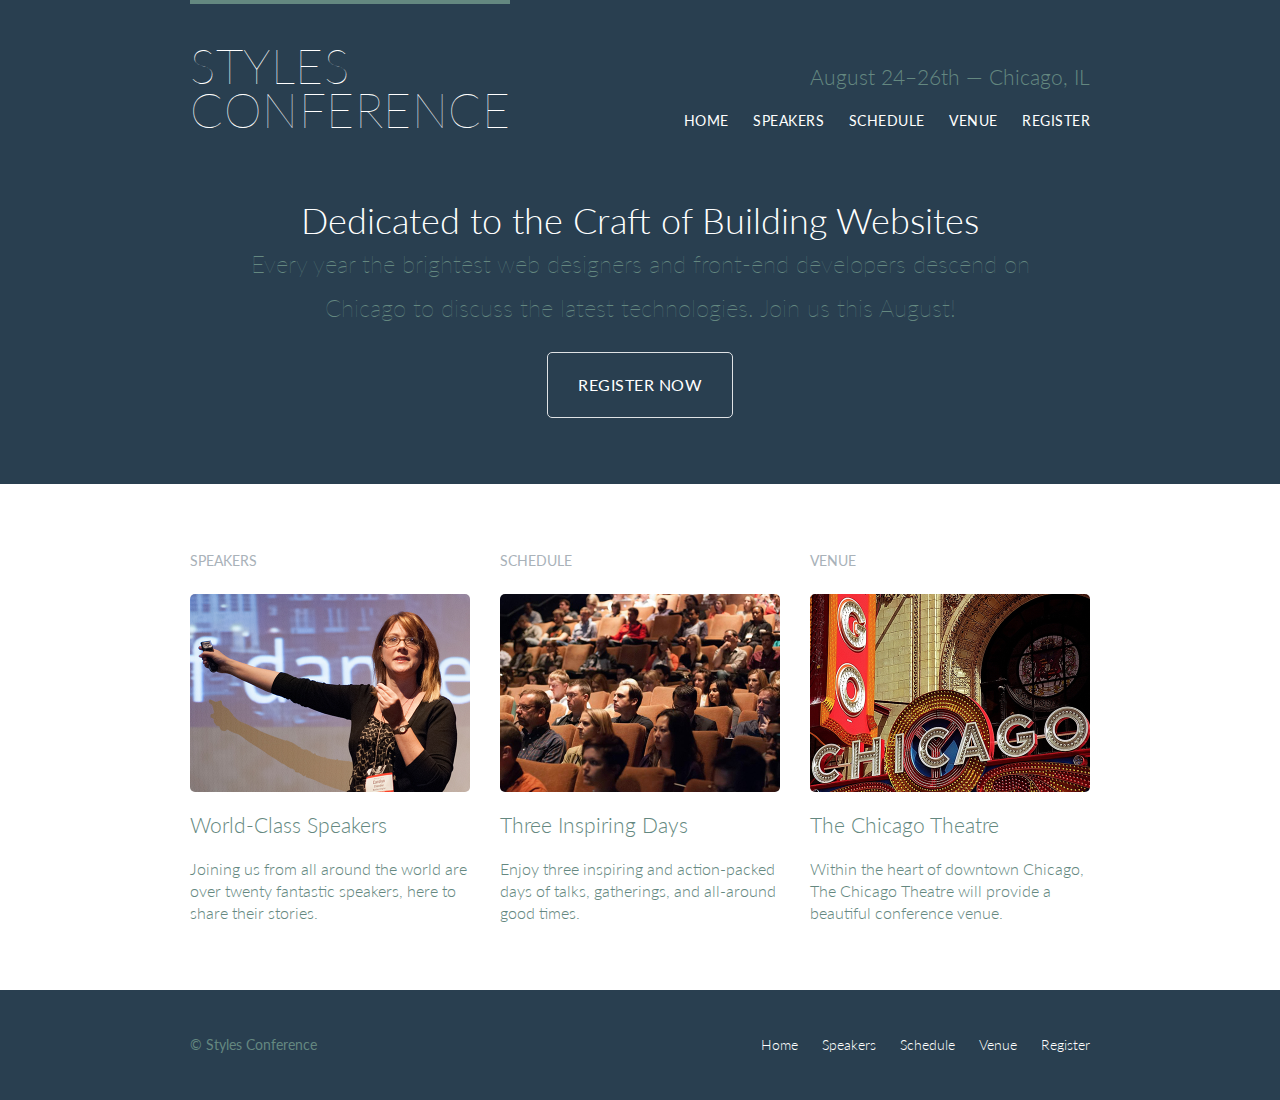
<file: index.html>
<!DOCTYPE html>
<html lang="en">

<head>
  <meta charset="utf-8">
  <title>Styles Conference</title>
  <link rel="stylesheet" href="assets/stylesheets/main.css">
  <link rel="stylesheet" href="http://fonts.googleapis.com/css?family=Lato:100,300,400">
</head>

<body>
  <header class="primary-header container group">
    <h1 class="logo">
      <a href="index.html">Styles
        <br> Conference</a>
    </h1>
    <h3 class="tagline">August 24&ndash;26th &mdash; Chicago, IL</h3>
    <nav class="nav primary-nav">
      <ul>
        <li>
          <a href="index.html">Home</a>
        </li>
        <!--
              -->
        <li>
          <a href="speakers.html">Speakers</a>
        </li>
        <!--
              -->
        <li>
          <a href="schedule.html">Schedule</a>
        </li>
        <!--
              -->
        <li>
          <a href="venue.html">Venue</a>
        </li>
        <!--
              -->
        <li>
          <a href="register.html">Register</a>
        </li>
      </ul>
    </nav>
  </header>

  <section class="hero container">
    <h2>Dedicated to the Craft of Building Websites</h2>
    <p>Every year the brightest web designers and front-end developers descend on Chicago to discuss the
      latest technologies. Join us this August!</p>
    <a href="register.html" class="btn btn-alt">Register Now</a>
  </section>

  <section class="row">
    <div class="grid">
      <!-- Speakers -->
      <section class="teaser col-1-3">
        <h5>Speakers</h5>
        <a href="speakers.html">
          <img src="assets/images/home/speakers.jpg" alt="Professional Speaker">
          <h3>World-Class Speakers</h3>
        </a>
        <p>Joining us from all around the world are over twenty fantastic speakers, here to share their stories.
        </p>
      </section><!--

        Schedule

      --><section class="teaser col-1-3">
        <h5>Schedule</h5>
        <a href="schedule.html">
          <img src="assets/images/home/schedule.jpg" alt="Schedule">
          <h3>Three Inspiring Days</h3>
        </a>
        <p>Enjoy three inspiring and action-packed days of talks, gatherings, and all-around good times.</p>
      </section><!--

    Venue

    --><section class="teaser col-1-3">
        <h5>Venue</h5>
        <a href="venue.html">
          <img src="assets/images/home/venue.jpg" alt="Chicago Theatre">
          <h3>The Chicago Theatre</h3>
        </a>
        <p>Within the heart of downtown Chicago, The Chicago Theatre will provide a beautiful conference venue.</p>
      </section>
    </div>
  </section>

  <footer class="primary-footer container group">
    <small>&copy; Styles Conference</small>
    <nav class="nav">
      <ul>
        <li>
          <a href="index.html">Home</a>
        </li>
        <!--
              -->
        <li>
          <a href="speakers.html">Speakers</a>
        </li>
        <!--
              -->
        <li>
          <a href="schedule.html">Schedule</a>
        </li>
        <!--
              -->
        <li>
          <a href="venue.html">Venue</a>
        </li>
        <!--
              -->
        <li>
          <a href="register.html">Register</a>
        </li>
      </ul>
    </nav>
  </footer>
</body>

</html>
</file>
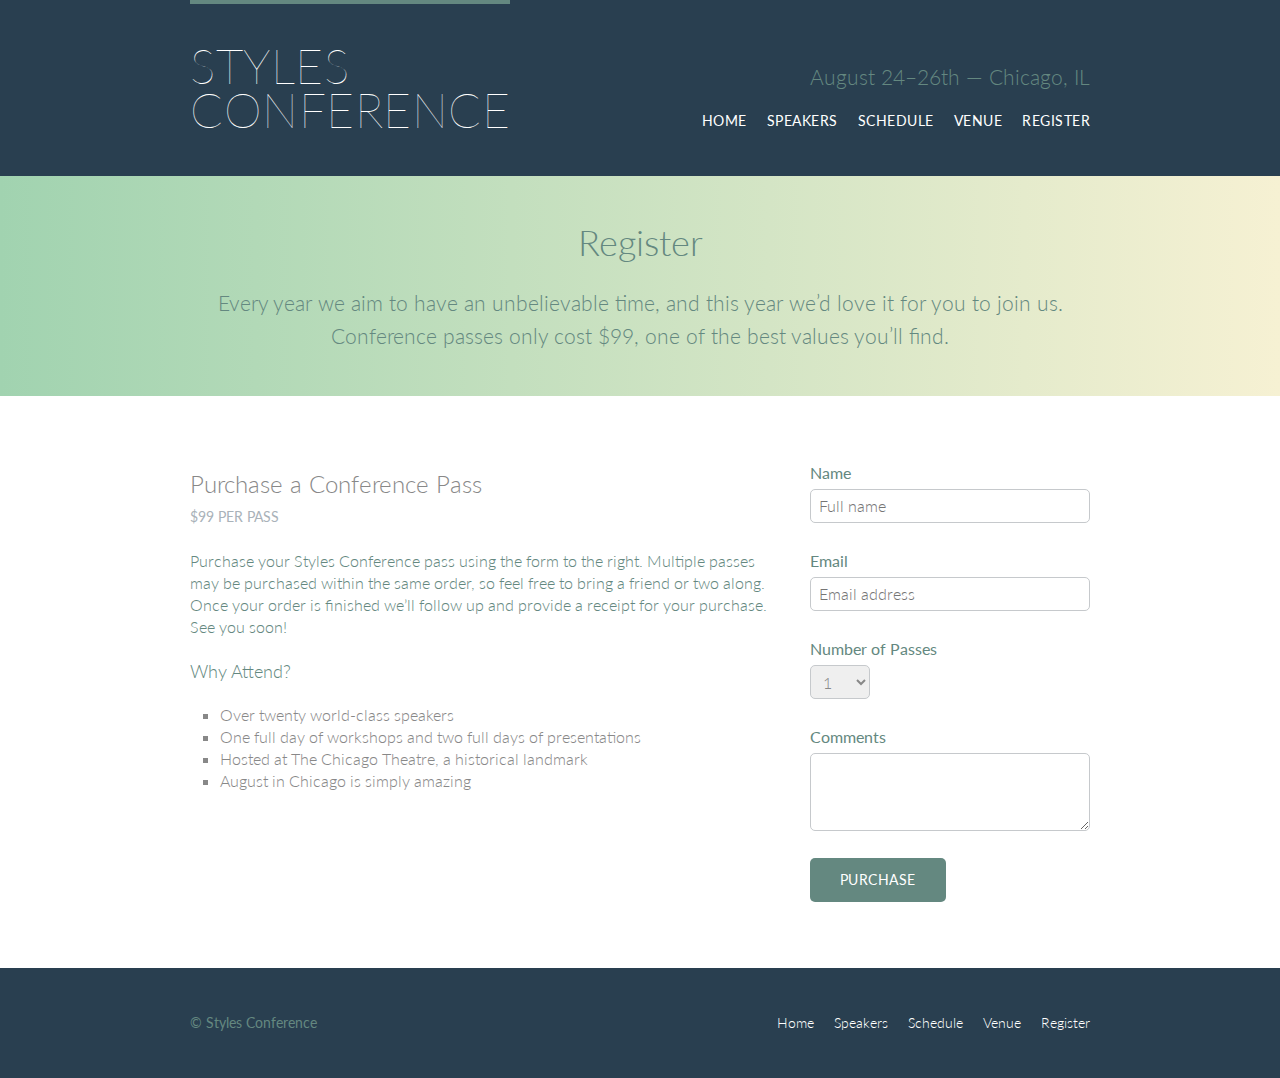
<file: register.html>
<!DOCTYPE html>
<html lang="en">

<head>
  <meta charset="utf-8">
  <title>Styles Conference</title>
  <link rel="stylesheet" href="assets/stylesheets/main.css">
  <link rel="stylesheet" href="http://fonts.googleapis.com/css?family=Lato:100,300,400">
</head>

<body>
  <header class="primary-header container group">
    <h1 class="logo">
      <a href="index.html">Styles
        <br> Conference</a>
    </h1>
    <h3 class="tagline">August 24&ndash;26th &mdash; Chicago, IL</h3>
    <nav class="nav primary-nav">
      <ul>
        <li><a href="index.html">Home</a></li><!--
        --><li><a href="speakers.html">Speakers</a></li><!--
        --><li><a href="schedule.html">Schedule</a></li><!--
        --><li><a href="venue.html">Venue</a></li><!--
        --><li><a href="register.html">Register</a>
        </li>
      </ul>
    </nav>
  </header>

  <section class="row-alt">
    <div class="lead container">

      <h1>Register</h1>
      <p>Every year we aim to have an unbelievable time, and this year we’d love it for you to join us.
      Conference passes only cost $99, one of the best values you’ll find.</p>
    </div>
  </section>

  <section class="row">
    <div class="grid">
      <section class="col-2-3">
        <h2>Purchase a Conference Pass</h2>
        <h5>$99 per Pass</h5>

        <p>Purchase your Styles Conference pass using the form to the right. Multiple passes may be purchased within
          the same order, so feel free to bring a friend or two along. Once your order is finished we&#8217;ll
          follow up and provide a receipt for your purchase. See you soon!</p>

        <h4>Why Attend?</h4>

        <ul class="why-attend">
          <li>Over twenty world-class speakers</li>
          <li>One full day of workshops and two full days of presentations</li>
          <li>Hosted at The Chicago Theatre, a historical landmark</li>
          <li>August in Chicago is simply amazing</li>
        </ul>
      </section><!--
      --><form class="col-1-3" action="#" method="post">
        <fieldset class="register-group">
          <label>
            Name
            <input type="text" name="name" placeholder="Full name" required>
          </label>

          <label>
            Email
            <input type="email" name="email" placeholder="Email address" required>
          </label>

          <label>
            Number of Passes
            <select name="quantity" required>
              <option value="1" selected>1</option>
              <option value="2">2</option>
              <option value="3">3</option>
              <option value="4">4</option>
              <option value="5">5</option>
            </select>
          </label>

          <label>
            Comments
            <textarea name="comments"></textarea>
          </label>

        </fieldset>

        <input type="submit" name="submit" class="btn btn-default" value="Purchase">
      </form>
    </div>
  </section>



  <footer class="primary-footer container group">
    <small>&copy; Styles Conference</small>
    <nav class="nav">
      <ul>
        <li><a href="index.html">Home</a></li><!--
        --><li><a href="speakers.html">Speakers</a></li><!--
        --><li><a href="schedule.html">Schedule</a></li><!--
        --><li><a href="venue.html">Venue</a></li><!--
        --><li><a href="register.html">Register</a></li>
      </ul>
    </nav>
  </footer>
</body>

</html>
</file>
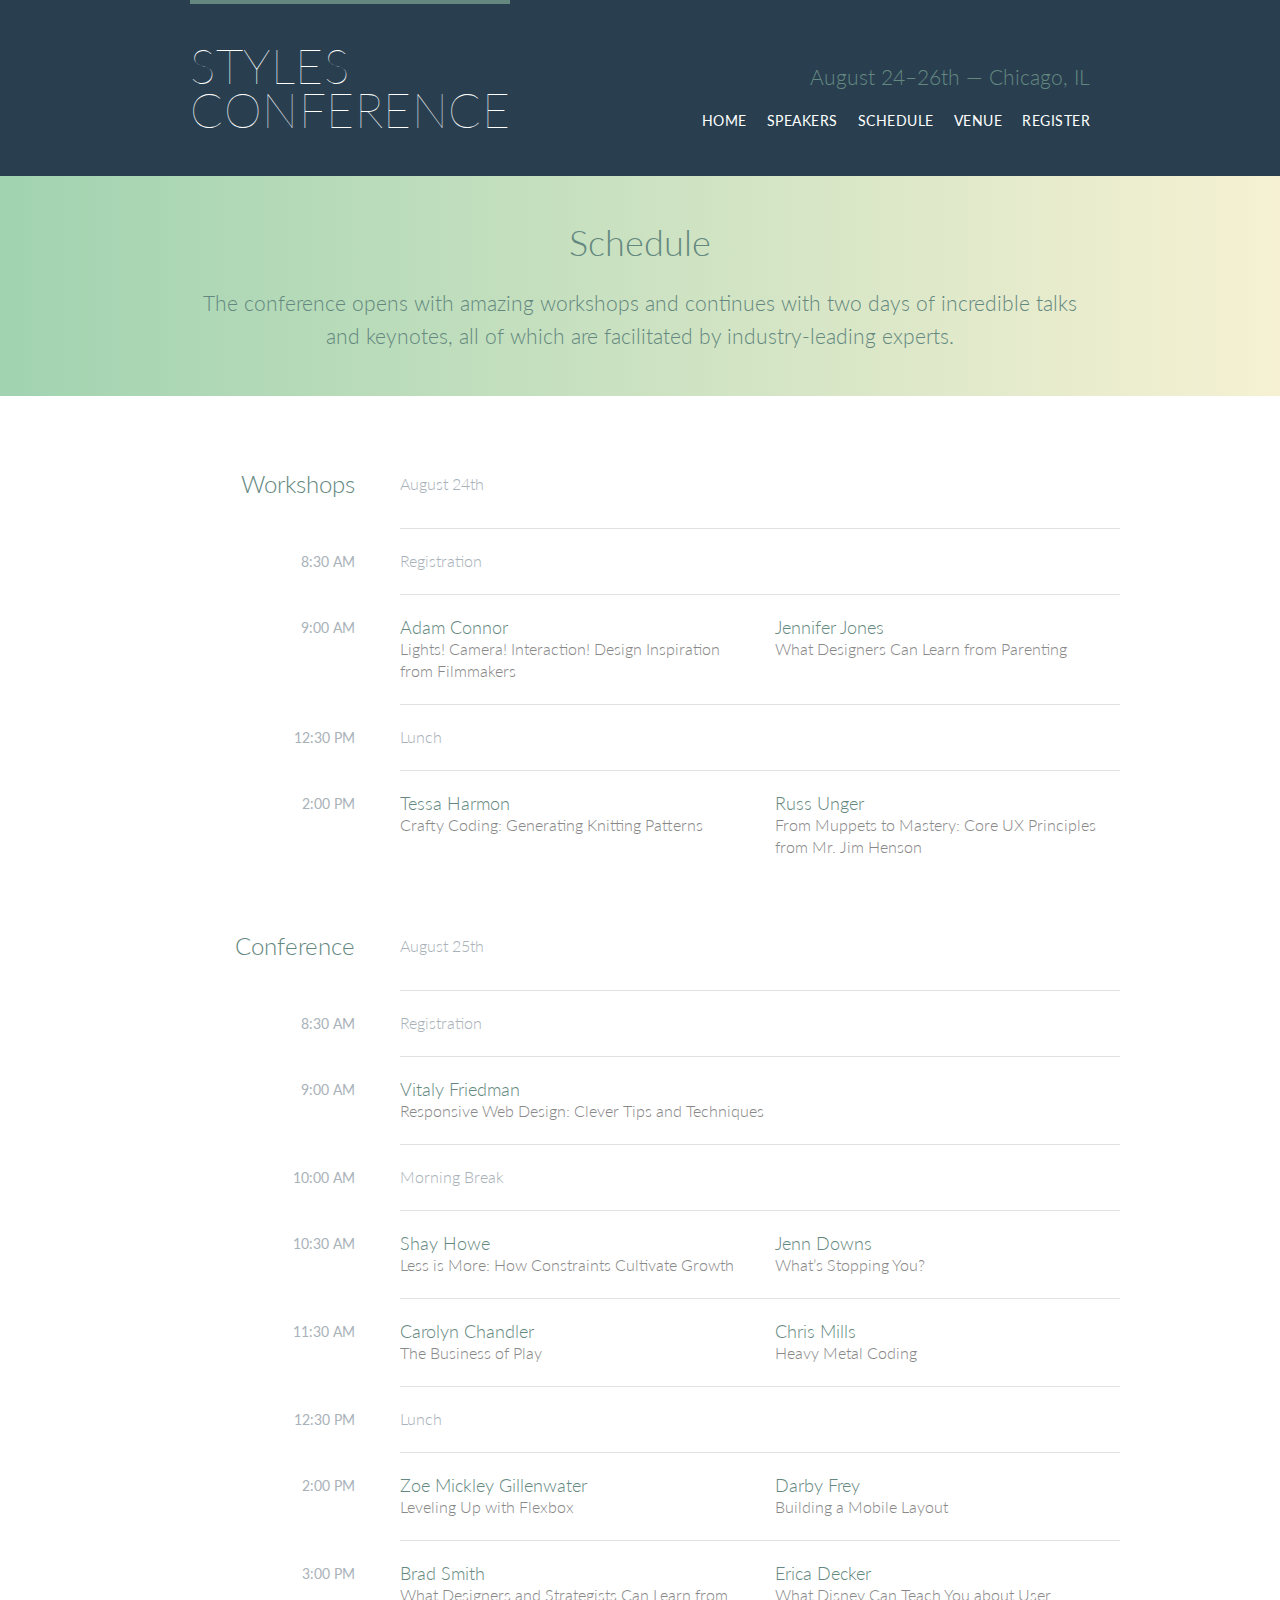
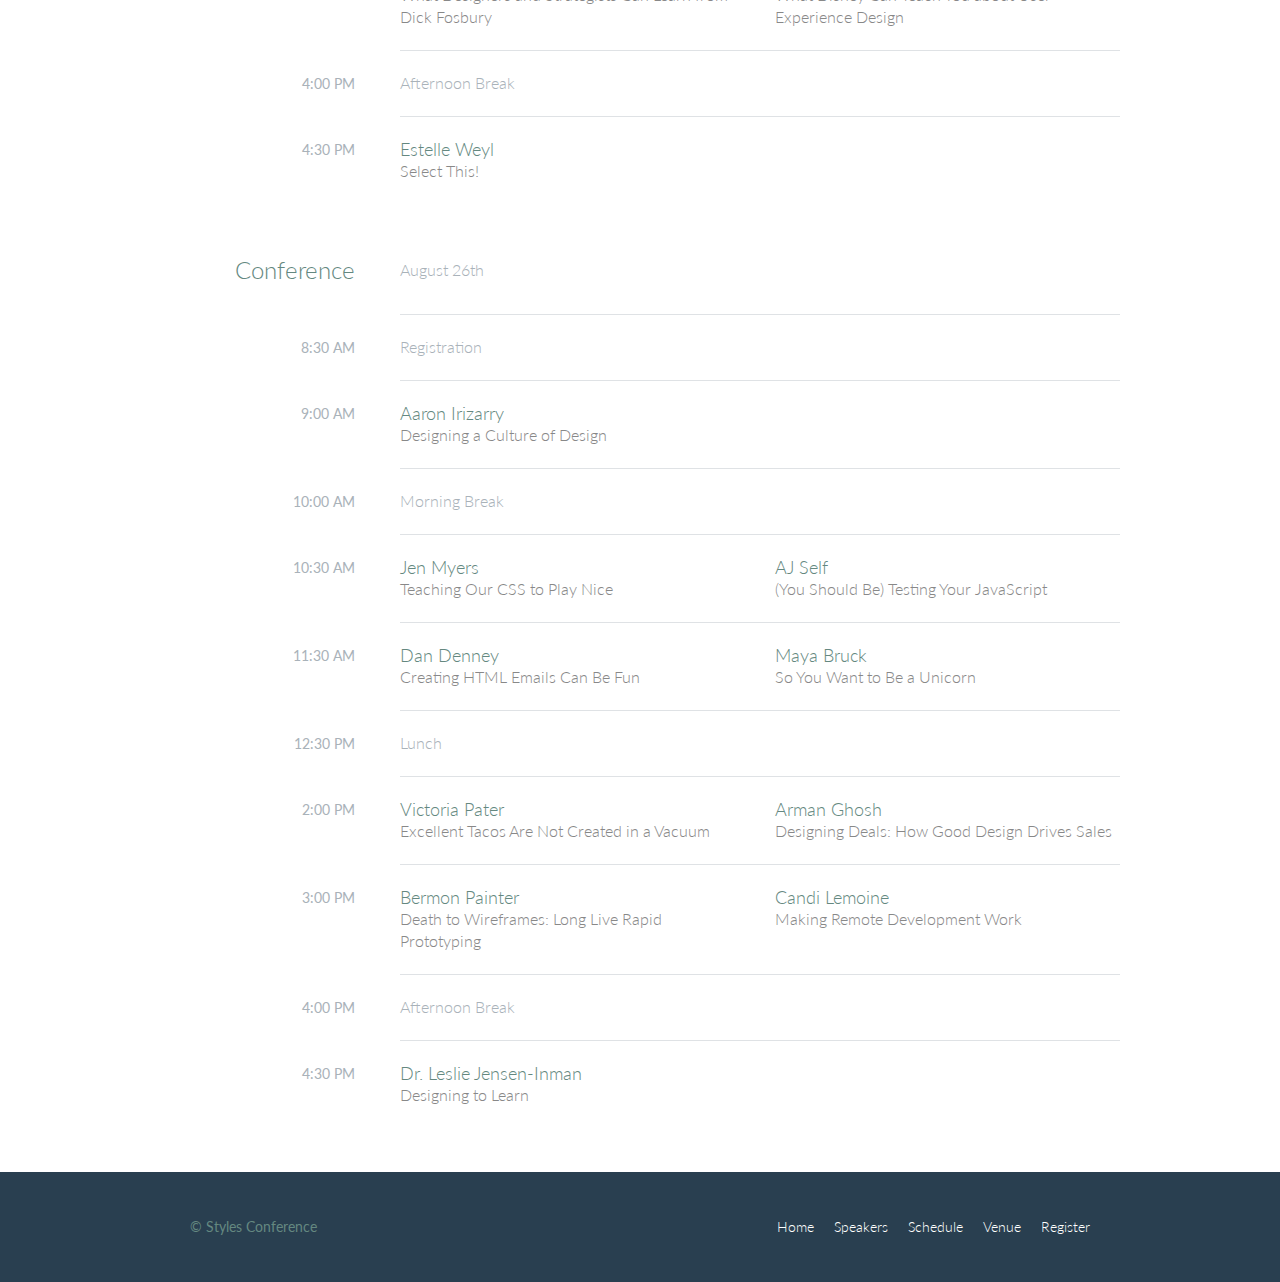
<file: schedule.html>
<!DOCTYPE html>
<html lang="en">

<head>
  <meta charset="utf-8">
  <title>Styles Conference</title>
  <link rel="stylesheet" href="assets/stylesheets/main.css">
  <link rel="stylesheet" href="http://fonts.googleapis.com/css?family=Lato:100,300,400">
</head>

<body>
  <header class="primary-header container group">
    <h1 class="logo">
      <a href="index.html">Styles
        <br> Conference</a>
    </h1>
    <h3 class="tagline">August 24&ndash;26th &mdash; Chicago, IL</h3>
    <nav class="nav primary-nav">
      <ul>
        <li><a href="index.html">Home</a></li><!--
     --><li><a href="speakers.html">Speakers</a></li><!--
     --><li><a href="schedule.html">Schedule</a></li><!--
     --><li><a href="venue.html">Venue</a></li><!--
     --><li><a href="register.html">Register</a></li>
      </ul>
    </nav>
  </header>

  <section class="row-alt">
    <div class="lead container">

      <h1>Schedule</h1>
      <p>The conference opens with amazing workshops and continues with two days of incredible talks and keynotes,
      all of which are facilitated by industry-leading experts.</p>
    </div>
  </section>

  <section class="row">
    <div class="container">
      <div class="container">

        <table>
          <thead>
            <tr>
              <th scope="row">
                Workshops
              </th>
              <td class="schedule-offset" colspan="2">
                August 24th
              </td>
            </tr>
          </thead>
          <tbody>
            <tr>
              <th scope="row">
                <time datetime="08:30:00">8:30 AM</time>
              </th>
              <td class="schedule-offset" colspan="2">
                Registration
              </td>
            </tr>
            <tr>
              <th scope="row">
                <time datetime="09:00:00">9:00 AM</time>
              </th>
              <td>
                <a href="speakers.html#adam-connor">
                  <h4>Adam Connor</h4>
                  Lights! Camera! Interaction! Design Inspiration from Filmmakers
                </a>
              </td>
              <td>
                <a href="speakers.html#jennifer-jones">
                  <h4>Jennifer Jones</h4>
                  What Designers Can Learn from Parenting
                </a>
              </td>
            </tr>
            <tr>
              <th scope="row">
                <time datetime="12:30:00">12:30 PM</time>
              </th>
              <td class="schedule-offset" colspan="2">
                Lunch
              </td>
            </tr>
            <tr>
              <th scope="row">
                <time datetime="14:00">2:00 PM</time>
              </th>
              <td>
                <a href="speakers.html#tessa-harmon">
                  <h4>Tessa Harmon</h4>
                  Crafty Coding: Generating Knitting Patterns
                </a>
              </td>
              <td>
                <a href="speakers.html#russ-unger">
                  <h4>Russ Unger</h4>
                  From Muppets to Mastery: Core UX Principles from Mr. Jim Henson
                </a>
              </td>
            </tr>
          </tbody>
        </table>

        <table>
          <thead>
            <tr>
              <th scope="row">
                Conference
              </th>
              <td class="schedule-offset" colspan="2">
                August 25th
              </td>
            </tr>
          </thead>
          <tbody>
            <tr>
              <th scope="row">
                <time datetime="08:30:00">8:30 AM</time>
              </th>
              <td class="schedule-offset" colspan="2">
                Registration
              </td>
            </tr>
            <tr>
              <th scope="row">
                <time datetime="09:00:00">9:00 AM</time>
              </th>
              <td colspan="2">
                <a href="speakers.html#vitaly-friedman">
                  <h4>Vitaly Friedman</h4>
                  Responsive Web Design: Clever Tips and Techniques
                </a>
              </td>
            </tr>
            <tr>
              <th scope="row">
                <time datetime="10:00:00">10:00 AM</time>
              </th>
              <td class="schedule-offset" colspan="2">
                Morning Break
              </td>
            </tr>
            <tr>
              <th scope="row">
                <time datetime="10:30:00">10:30 AM</time>
              </th>
              <td>
                <a href="speakers.html#shay-howe">
                  <h4>Shay Howe</h4>
                  Less is More: How Constraints Cultivate Growth
                </a>
              </td>
              <td>
                <a href="speakers.html#jenn-downs">
                  <h4>Jenn Downs</h4>
                  What&#8217;s Stopping You?
                </a>
              </td>
            </tr>
            <tr>
              <th scope="row">
                <time datetime="11:30:00">11:30 AM</time>
              </th>
              <td>
                <a href="speakers.html#carolyn-chandler">
                  <h4>Carolyn Chandler</h4>
                  The Business of Play
                </a>
              </td>
              <td>
                <a href="speakers.html#chris-mills">
                  <h4>Chris Mills</h4>
                  Heavy Metal Coding
                </a>
              </td>
            </tr>
            <tr>
              <th scope="row">
                <time datetime="12:30:00">12:30 PM</time>
              </th>
              <td class="schedule-offset" colspan="2">
                Lunch
              </td>
            </tr>
            <tr>
              <th scope="row">
                <time datetime="14:00">2:00 PM</time>
              </th>
              <td>
                <a href="speakers.html#zoe-mickley-gillenwater">
                  <h4>Zoe Mickley Gillenwater</h4>
                  Leveling Up with Flexbox
                </a>
              </td>
              <td>
                <a href="speakers.html#darby-frey">
                  <h4>Darby Frey</h4>
                  Building a Mobile Layout
                </a>
              </td>
            </tr>
            <tr>
              <th scope="row">
                <time datetime="15:00:00">3:00 PM</time>
              </th>
              <td>
                <a href="speakers.html#brad-smith">
                  <h4>Brad Smith</h4>
                  What Designers and Strategists Can Learn from Dick Fosbury
                </a>
              </td>
              <td>
                <a href="speakers.html#erica-decker">
                  <h4>Erica Decker</h4>
                  What Disney Can Teach You about User Experience Design
                </a>
              </td>
            </tr>
            <tr>
              <th scope="row">
                <time datetime="16:00:00">4:00 PM</time>
              </th>
              <td class="schedule-offset" colspan="2">
                Afternoon Break
              </td>
            </tr>
            <tr>
              <th scope="row">
                <time datetime="16:30:00">4:30 PM</time>
              </th>
              <td colspan="2">
                <a href="speakers.html#estelle-weyl">
                  <h4>Estelle Weyl</h4>
                  Select This!
                </a>
              </td>
            </tr>
          </tbody>
        </table>

        <!-- Conference -->

        <table>
          <thead>
            <tr>
              <th scope="row">
                Conference
              </th>
              <td class="schedule-offset" colspan="2">
                August 26th
              </td>
            </tr>
          </thead>
          <tbody>
            <tr>
              <th scope="row">
                <time datetime="08:30:00">8:30 AM</time>
              </th>
              <td class="schedule-offset" colspan="2">
                Registration
              </td>
            </tr>
            <tr>
              <th scope="row">
                <time datetime="09:00:00">9:00 AM</time>
              </th>
              <td colspan="2">
                <a href="speakers.html#aaron-irizarry">
                  <h4>Aaron Irizarry</h4>
                  Designing a Culture of Design
                </a>
              </td>
            </tr>
            <tr>
              <th scope="row">
                <time datetime="10:00:00">10:00 AM</time>
              </th>
              <td class="schedule-offset" colspan="2">
                Morning Break
              </td>
            </tr>
            <tr>
              <th scope="row">
                <time datetime="10:30:00">10:30 AM</time>
              </th>
              <td>
                <a href="speakers.html#jen-myers">
                  <h4>Jen Myers</h4>
                  Teaching Our CSS to Play Nice
                </a>
              </td>
              <td>
                <a href="speakers.html#aj-self">
                  <h4>AJ Self</h4>
                  (You Should Be) Testing Your JavaScript
                </a>
              </td>
            </tr>
            <tr>
              <th scope="row">
                <time datetime="11:30:00">11:30 AM</time>
              </th>
              <td>
                <a href="speakers.html#dan-denney">
                  <h4>Dan Denney</h4>
                  Creating HTML Emails Can Be Fun
                </a>
              </td>
              <td>
                <a href="speakers.html#maya-bruck">
                  <h4>Maya Bruck</h4>
                  So You Want to Be a Unicorn
                </a>
              </td>
            </tr>
            <tr>
              <th scope="row">
                <time datetime="12:30:00">12:30 PM</time>
              </th>
              <td class="schedule-offset" colspan="2">
                Lunch
              </td>
            </tr>
            <tr>
              <th scope="row">
                <time datetime="14:00">2:00 PM</time>
              </th>
              <td>
                <a href="speakers.html#victoria-pater">
                  <h4>Victoria Pater</h4>
                  Excellent Tacos Are Not Created in a Vacuum
                </a>
              </td>
              <td>
                <a href="speakers.html#arman-ghosh">
                  <h4>Arman Ghosh</h4>
                  Designing Deals: How Good Design Drives Sales
                </a>
              </td>
            </tr>
            <tr>
              <th scope="row">
                <time datetime="15:00:00">3:00 PM</time>
              </th>
              <td>
                <a href="speakers.html#bermon-painter">
                  <h4>Bermon Painter</h4>
                  Death to Wireframes: Long Live Rapid Prototyping
                </a>
              </td>
              <td>
                <a href="speakers.html#candi-lemoine">
                  <h4>Candi Lemoine</h4>
                  Making Remote Development Work
                </a>
              </td>
            </tr>
            <tr>
              <th scope="row">
                <time datetime="16:00:00">4:00 PM</time>
              </th>
              <td class="schedule-offset" colspan="2">
                Afternoon Break
              </td>
            </tr>
            <tr>
              <th scope="row">
                <time datetime="16:30:00">4:30 PM</time>
              </th>
              <td colspan="2">
                <a href="speakers.html#leslie-jensen-inman">
                  <h4>Dr. Leslie Jensen-Inman</h4>
                  Designing to Learn
                </a>
              </td>
            </tr>
          </tbody>
        </table>


      </div>
    </div>
  </section>


  <footer class="primary-footer container group">
    <small>&copy; Styles Conference</small>
    <nav class="nav">
    <ul>
      <li><a href="index.html">Home</a></li><!--
   --><li><a href="speakers.html">Speakers</a></li><!--
   --><li><a href="schedule.html">Schedule</a></li><!--
   --><li><a href="venue.html">Venue</a></li><!--
   --><li><a href="register.html">Register</a></li>
    </ul>
    </nav>
  </footer>
</body>

</html>
</file>
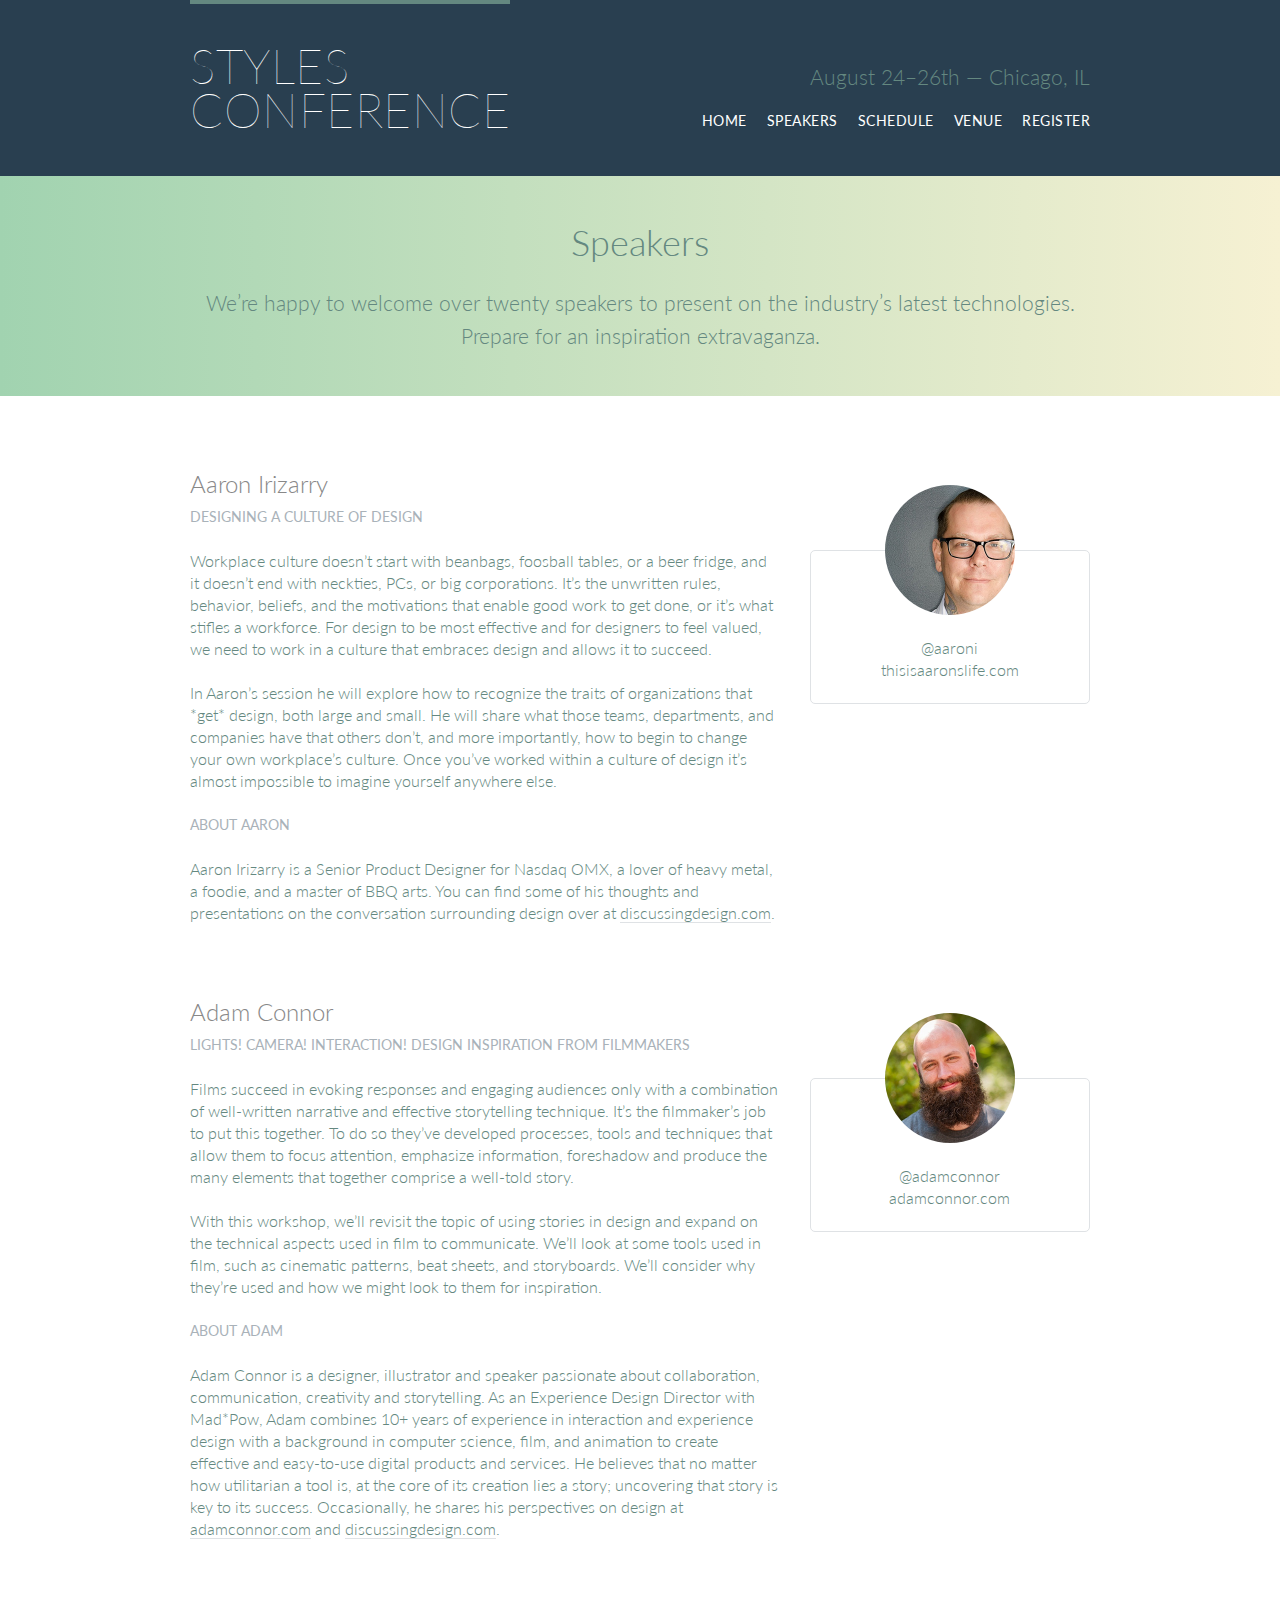
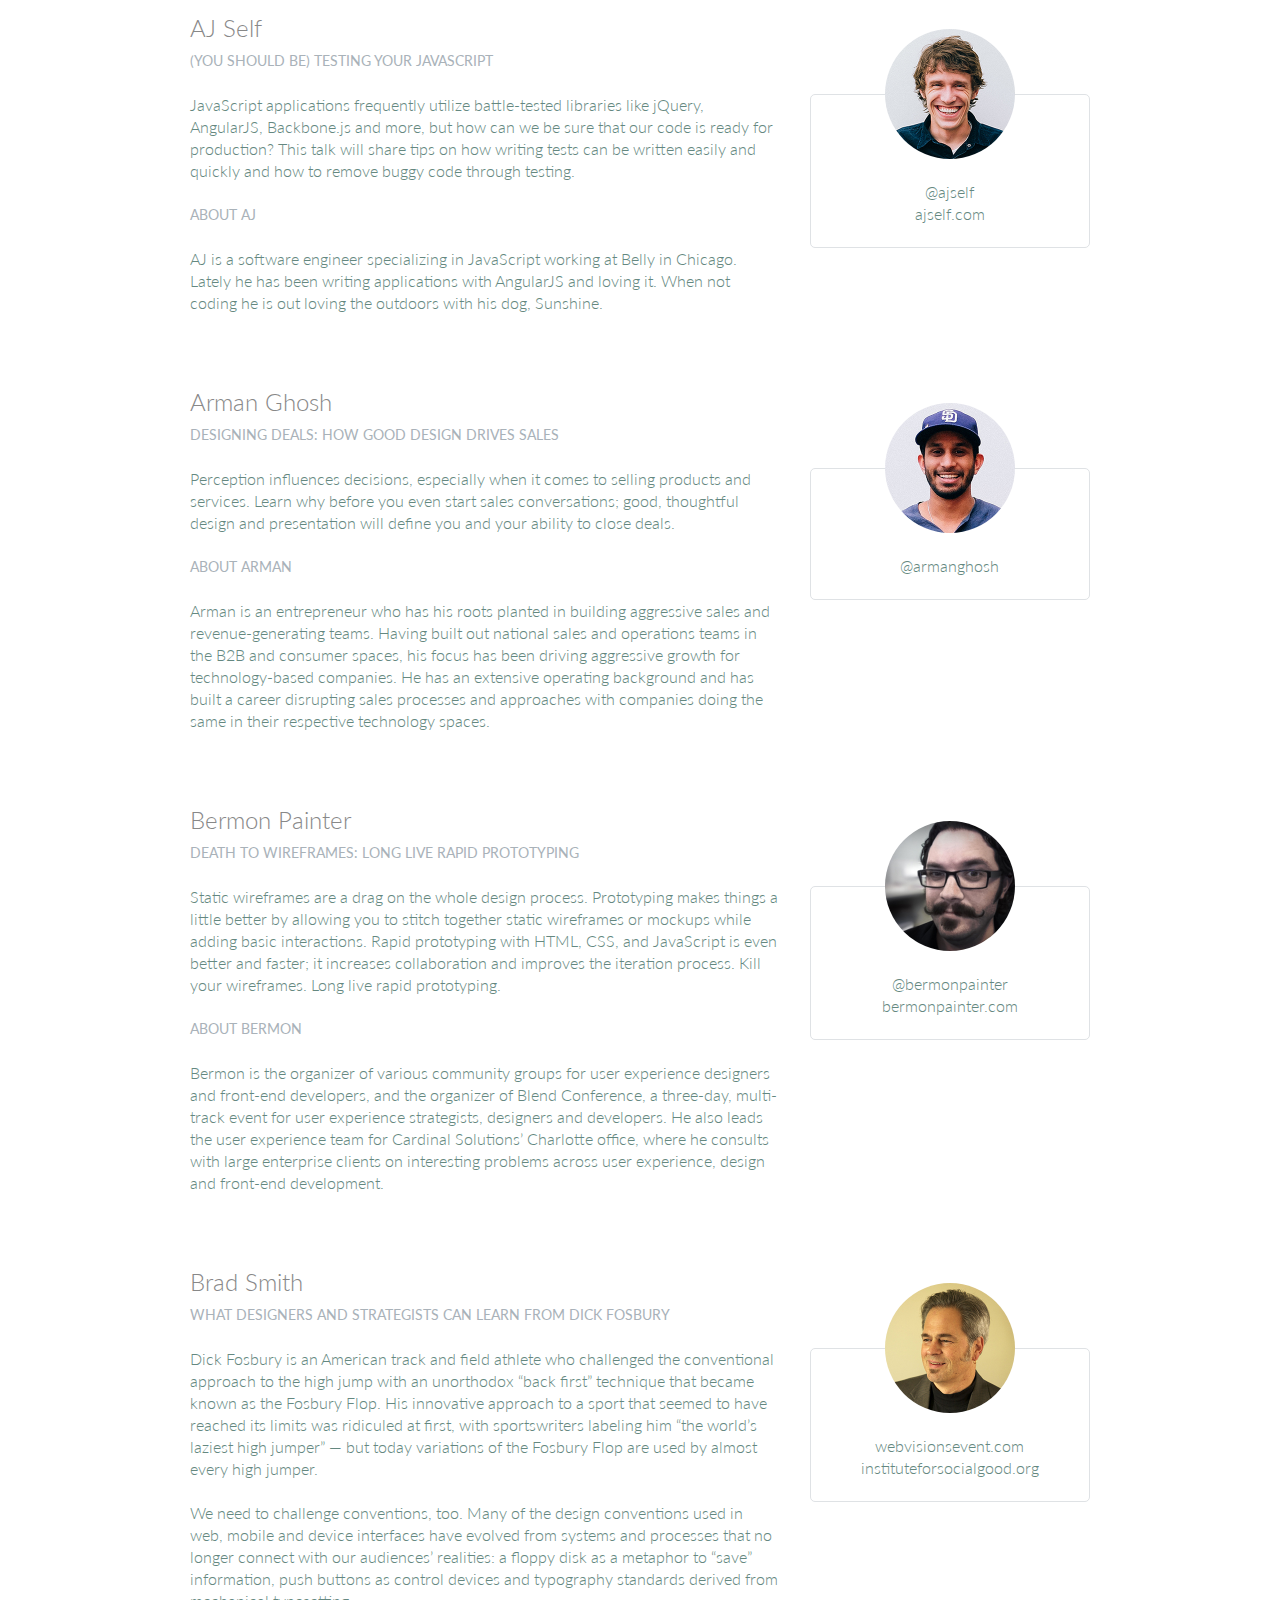
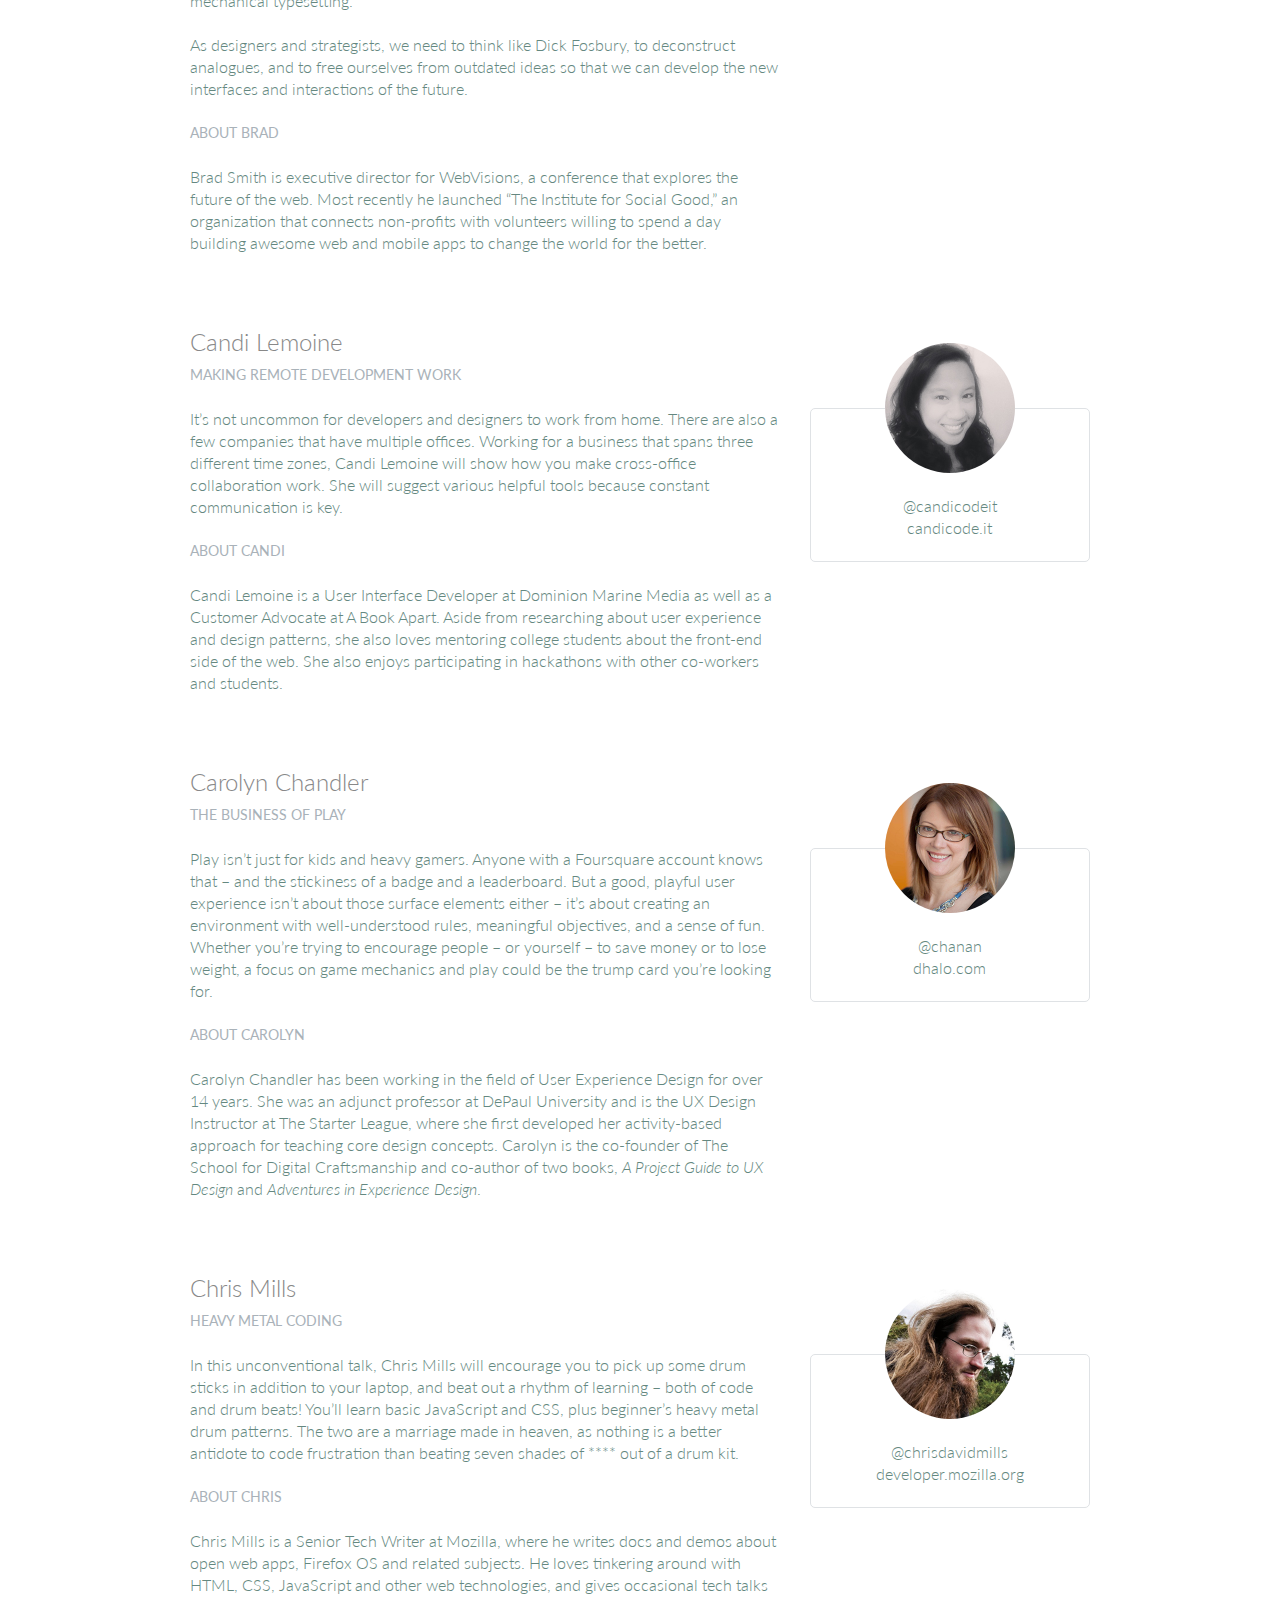
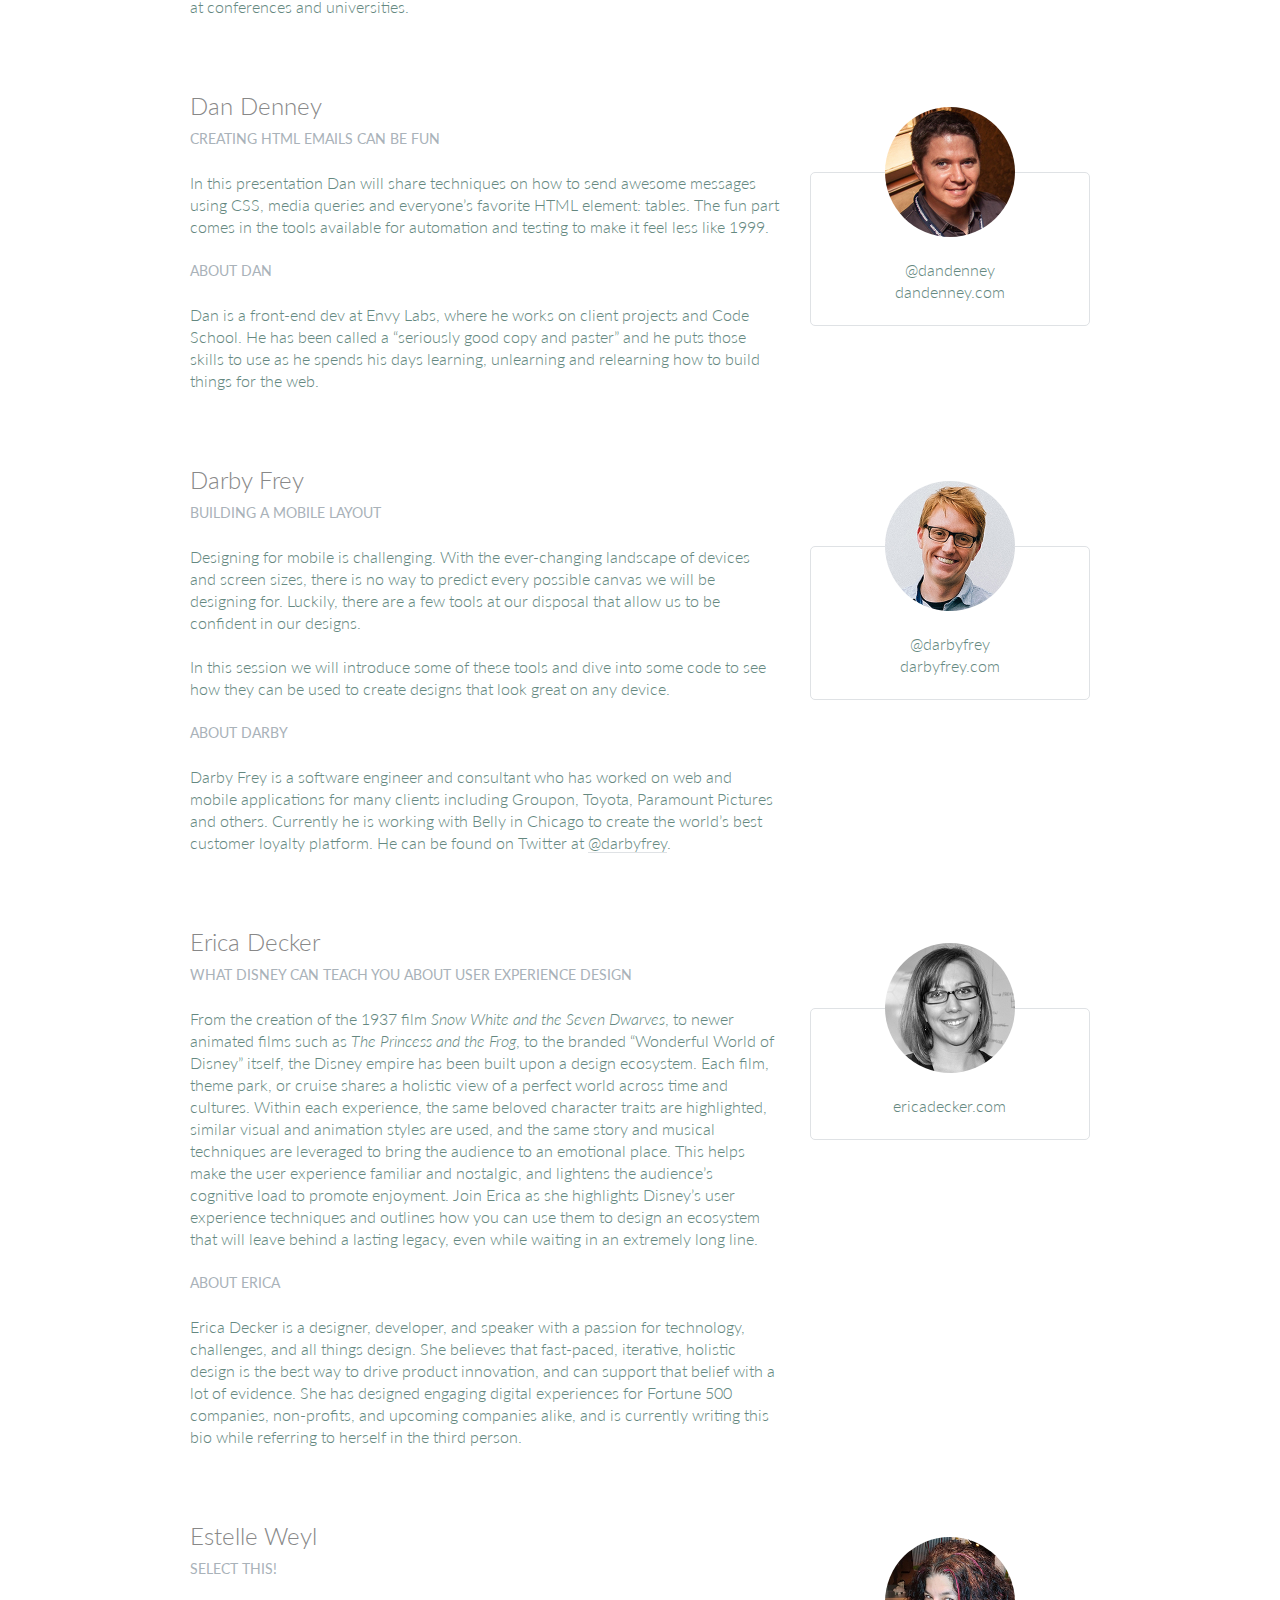
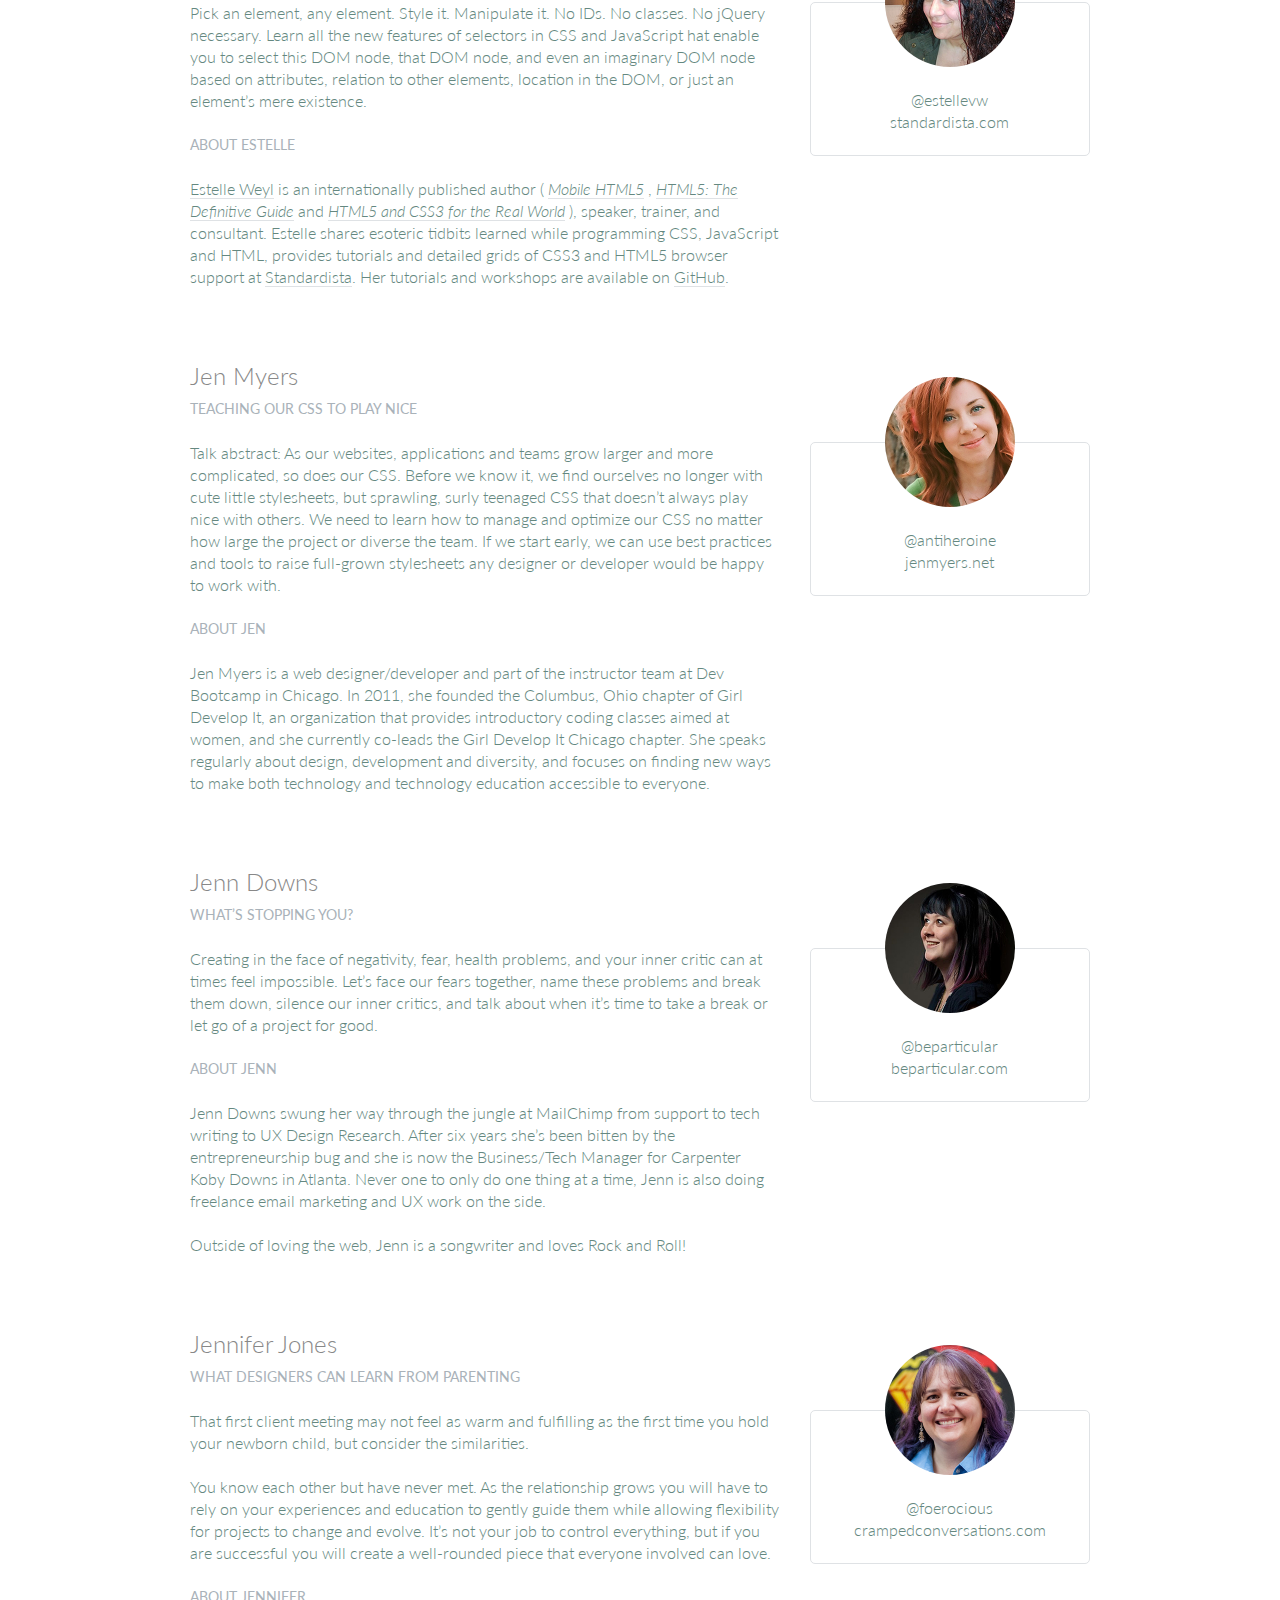
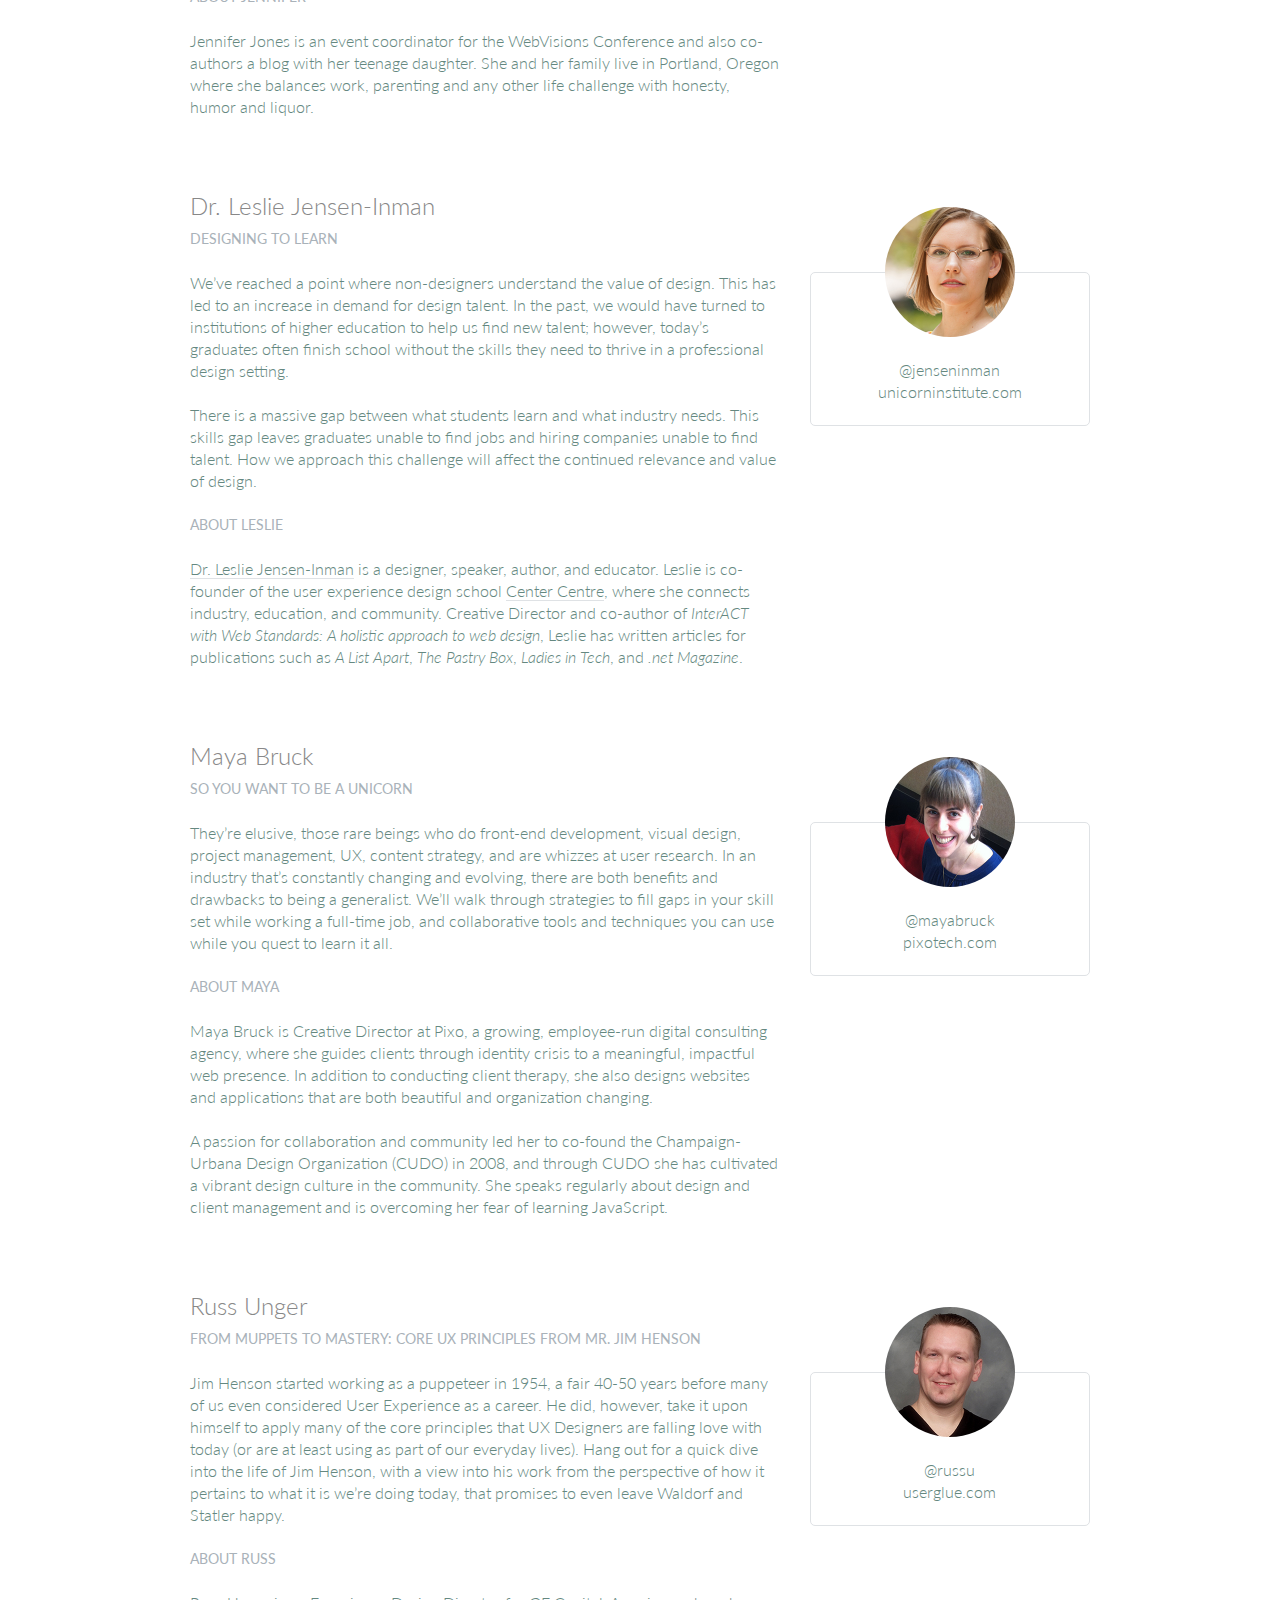
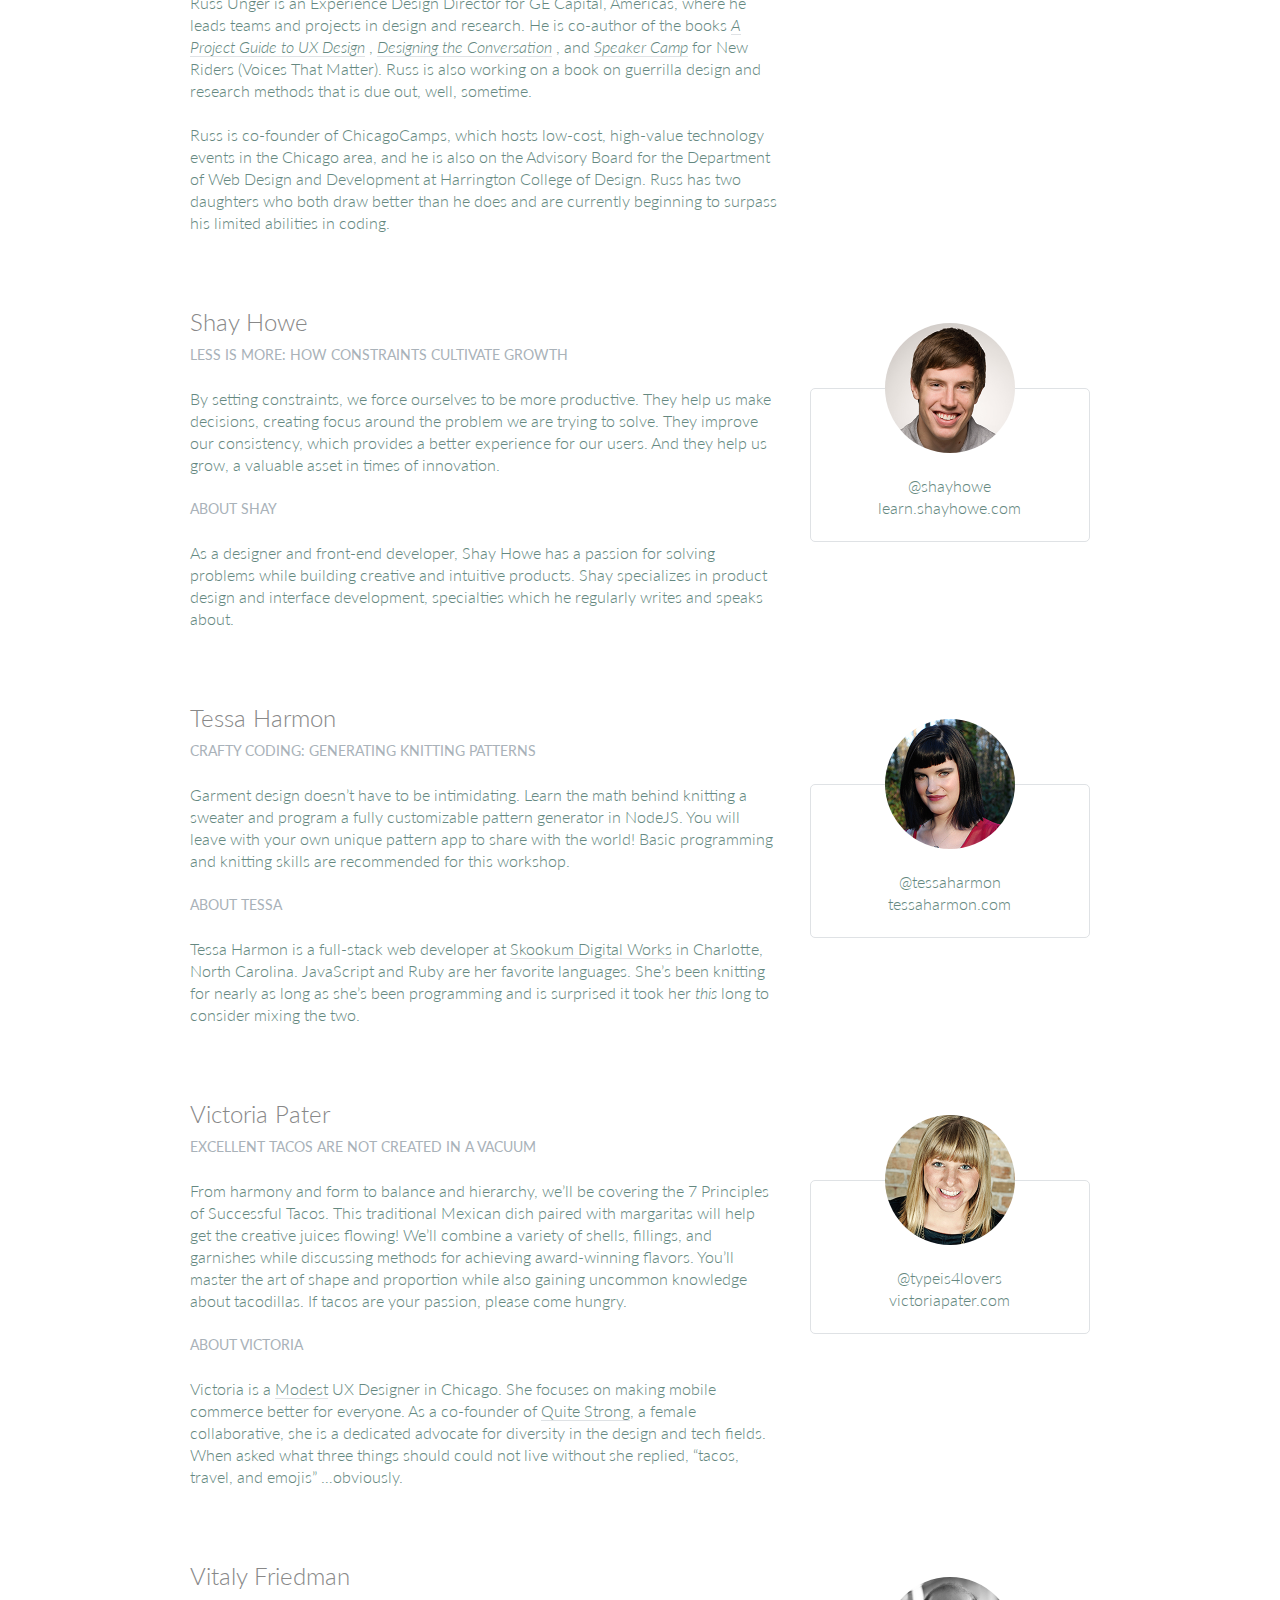
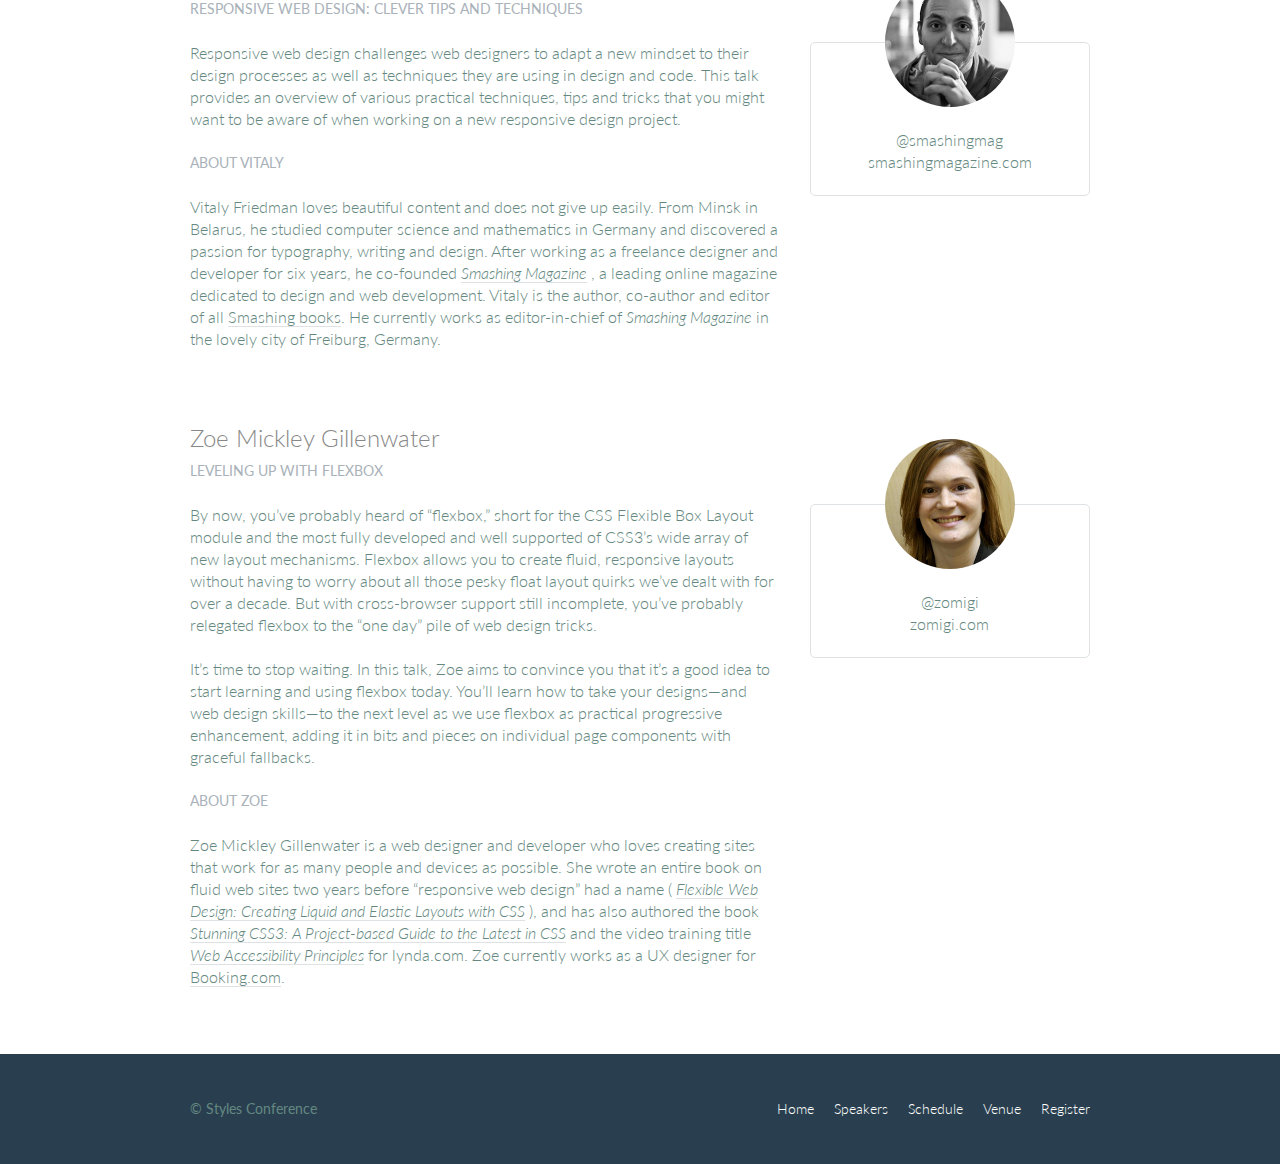
<file: speakers.html>
<!DOCTYPE html>
<html lang="en">

<head>
  <meta charset="utf-8">
  <title>Styles Conference</title>
  <link rel="stylesheet" href="assets/stylesheets/main.css">
  <link rel="stylesheet" href="http://fonts.googleapis.com/css?family=Lato:100,300,400">
</head>

<body>
  <header class="primary-header container group">
    <h1 class="logo">
      <a href="index.html">Styles
        <br> Conference</a>
    </h1>
    <h3 class="tagline">August 24&ndash;26th &mdash; Chicago, IL</h3>
    <nav class="nav primary-nav">
      <ul>
        <li><a href="index.html">Home</a></li><!--
        --><li><a href="speakers.html">Speakers</a></li><!--
        --><li><a href="schedule.html">Schedule</a></li><!--
        --><li><a href="venue.html">Venue</a></li><!--
        --><li><a href="register.html">Register</a></li>
      </ul>
    </nav>
  </header>

  <section class="row-alt">
    <div class="lead container">

      <h1>Speakers</h1>

      <p>We&#8217;re happy to welcome over twenty speakers to present on the industry&#8217;s latest technologies.
        Prepare for an inspiration extravaganza.</p>

    </div>
  </section>
  <section class="row">
    <div class="grid">
      <!-- Aaron Irizarry -->

      <section class="speaker" id="aaron-irizarry">

        <div class="col-2-3">

          <h2>Aaron Irizarry</h2>
          <h5>Designing a Culture of Design</h5>

          <p>Workplace culture doesn&#8217;t start with beanbags, foosball tables, or a beer fridge, and it doesn&#8217;t
            end with neckties, PCs, or big corporations. It&#8217;s the unwritten rules, behavior, beliefs,
            and the motivations that enable good work to get done, or it&#8217;s what stifles a workforce.
            For design to be most effective and for designers to feel valued, we need to work in a culture
            that embraces design and allows it to succeed.</p>

          <p>In Aaron&#8217;s session he will explore how to recognize the traits of organizations that *get*
            design, both large and small. He will share what those teams, departments, and companies have that
            others don&#8217;t, and more importantly, how to begin to change your own workplace&#8217;s culture.
            Once you&#8217;ve worked within a culture of design it&#8217;s almost impossible to imagine yourself
            anywhere else.</p>

          <h5>About Aaron</h5>

          <p>Aaron Irizarry is a Senior Product Designer for Nasdaq OMX, a lover of heavy metal, a foodie, and
            a master of BBQ arts. You can find some of his thoughts and presentations on the conversation surrounding
            design over at
            <a href="http://www.discussingdesign.com/">discussingdesign.com</a>.</p>

        </div><!--
        --><aside class="col-1-3">
          <div class="speaker-info">
            <img src="assets/images/speakers/aaron-irizarry.jpg" alt="Aaron Irizarry">
            <ul>
              <li>
                <a href="https://twitter.com/aaroni">@aaroni</a>
              </li>
              <li>
                <a href="http://www.thisisaaronslife.com/">thisisaaronslife.com</a>
              </li>
            </ul>

          </div>
        </aside>

      </section>

      <!-- Adam Connor -->

      <section class="speaker" id="adam-connor">

        <div class="col-2-3">

          <h2>Adam Connor</h2>
          <h5>Lights! Camera! Interaction! Design Inspiration from Filmmakers</h5>

          <p>Films succeed in evoking responses and engaging audiences only with a combination of well-written
            narrative and effective storytelling technique. It&#8217;s the filmmaker&#8217;s job to put this
            together. To do so they&#8217;ve developed processes, tools and techniques that allow them to focus
            attention, emphasize information, foreshadow and produce the many elements that together comprise
            a well-told story.</p>

          <p>With this workshop, we&#8217;ll revisit the topic of using stories in design and expand on the technical
            aspects used in film to communicate. We&#8217;ll look at some tools used in film, such as cinematic
            patterns, beat sheets, and storyboards. We&#8217;ll consider why they&#8217;re used and how we
            might look to them for inspiration.</p>

          <h5>About Adam</h5>

          <p>Adam Connor is a designer, illustrator and speaker passionate about collaboration, communication,
            creativity and storytelling. As an Experience Design Director with Mad*Pow, Adam combines 10+ years
            of experience in interaction and experience design with a background in computer science, film,
            and animation to create effective and easy-to-use digital products and services. He believes that
            no matter how utilitarian a tool is, at the core of its creation lies a story; uncovering that
            story is key to its success. Occasionally, he shares his perspectives on design at
            <a href="http://adamconnor.com/">adamconnor.com</a> and
            <a href="http://www.discussingdesign.com/">discussingdesign.com</a>.</p>

        </div><!--

        --><aside class="col-1-3">
          <div class="speaker-info">
            <img src="assets/images/speakers/adam-connor.jpg" alt="Adam Connor">
            <ul>
              <li>
                <a href="https://twitter.com/adamconnor">@adamconnor</a>
              </li>
              <li>
                <a href="http://adamconnor.com/">adamconnor.com</a>
              </li>
            </ul>

          </div>
        </aside>

      </section>

      <!-- AJ Self -->

      <section class="speaker" id="aj-self">

        <div class="col-2-3">

          <h2>AJ Self</h2>
          <h5>(You Should Be) Testing Your JavaScript</h5>

          <p>JavaScript applications frequently utilize battle-tested libraries like jQuery, AngularJS, Backbone.js
            and more, but how can we be sure that our code is ready for production? This talk will share tips
            on how writing tests can be written easily and quickly and how to remove buggy code through testing.</p>

          <h5>About AJ</h5>

          <p>AJ is a software engineer specializing in JavaScript working at Belly in Chicago. Lately he has been
            writing applications with AngularJS and loving it. When not coding he is out loving the outdoors
            with his dog, Sunshine.</p>

        </div><!--

                --><aside class="col-1-3">
          <div class="speaker-info">
            <img src="assets/images/speakers/aj-self.jpg" alt="AJ Self">
            <ul>
              <li>
                <a href="https://twitter.com/ajself">@ajself</a>
              </li>
              <li>
                <a href="http://www.ajself.com/">ajself.com</a>
              </li>
            </ul>

          </div>
        </aside>

      </section>

      <!-- Arman Ghosh -->

      <section class="speaker" id="arman-ghosh">

        <div class="col-2-3">

          <h2>Arman Ghosh</h2>
          <h5>Designing Deals: How Good Design Drives Sales</h5>

          <p>Perception influences decisions, especially when it comes to selling products and services. Learn
            why before you even start sales conversations; good, thoughtful design and presentation will define
            you and your ability to close deals.</p>

          <h5>About Arman</h5>

          <p>Arman is an entrepreneur who has his roots planted in building aggressive sales and revenue-generating
            teams. Having built out national sales and operations teams in the B2B and consumer spaces, his
            focus has been driving aggressive growth for technology-based companies. He has an extensive operating
            background and has built a career disrupting sales processes and approaches with companies doing
            the same in their respective technology spaces.</p>

        </div><!--
        --><aside class="col-1-3">
          <div class="speaker-info">
            <img src="assets/images/speakers/arman-ghosh.jpg" alt="Arman Ghosh">
            <ul>
              <li>
                <a href="https://twitter.com/armanghosh">@armanghosh</a>
              </li>
            </ul>

          </div>
        </aside>

      </section>

      <!-- Bermon Painter -->

      <section class="speaker" id="bermon-painter">

        <div class="col-2-3">

          <h2>Bermon Painter</h2>
          <h5>Death to Wireframes: Long Live Rapid Prototyping</h5>

          <p>Static wireframes are a drag on the whole design process. Prototyping makes things a little better
            by allowing you to stitch together static wireframes or mockups while adding basic interactions.
            Rapid prototyping with HTML, CSS, and JavaScript is even better and faster; it increases collaboration
            and improves the iteration process. Kill your wireframes. Long live rapid prototyping.</p>

          <h5>About Bermon</h5>

          <p>Bermon is the organizer of various community groups for user experience designers and front-end developers,
            and the organizer of Blend Conference, a three-day, multi-track event for user experience strategists,
            designers and developers. He also leads the user experience team for Cardinal Solutions&#8217;
            Charlotte office, where he consults with large enterprise clients on interesting problems across
            user experience, design and front-end development.</p>

        </div><!--
        --><aside class="col-1-3">
          <div class="speaker-info">
            <img src="assets/images/speakers/bermon-painter.jpg" alt="Bermon Painter">
            <ul>
              <li>
                <a href="https://twitter.com/bermonpainter">@bermonpainter</a>
              </li>
              <li>
                <a href="http://bermonpainter.com/">bermonpainter.com</a>
              </li>
            </ul>

          </div>
        </aside>

      </section>

      <!-- Brad Smith -->

      <section class="speaker" id="brad-smith">

        <div class="col-2-3">

          <h2>Brad Smith</h2>
          <h5>What Designers and Strategists Can Learn from Dick Fosbury</h5>

          <p>Dick Fosbury is an American track and field athlete who challenged the conventional approach to the
            high jump with an unorthodox &#8220;back first&#8221; technique that became known as the Fosbury
            Flop. His innovative approach to a sport that seemed to have reached its limits was ridiculed at
            first, with sportswriters labeling him &#8220;the world&#8217;s laziest high jumper&#8221; &#8212;
            but today variations of the Fosbury Flop are used by almost every high jumper.</p>

          <p>We need to challenge conventions, too. Many of the design conventions used in web, mobile and device
            interfaces have evolved from systems and processes that no longer connect with our audiences&#8217;
            realities: a floppy disk as a metaphor to &#8220;save&#8221; information, push buttons as control
            devices and typography standards derived from mechanical typesetting.</p>

          <p>As designers and strategists, we need to think like Dick Fosbury, to deconstruct analogues, and to
            free ourselves from outdated ideas so that we can develop the new interfaces and interactions of
            the future.</p>

          <h5>About Brad</h5>

          <p>Brad Smith is executive director for WebVisions, a conference that explores the future of the web.
            Most recently he launched &#8220;The Institute for Social Good,&#8221; an organization that connects
            non-profits with volunteers willing to spend a day building awesome web and mobile apps to change
            the world for the better.</p>

        </div><!--
        --><aside class="col-1-3">
          <div class="speaker-info">
            <img src="assets/images/speakers/brad-smith.jpg" alt="Brad Smith">
            <ul>
              <li>
                <a href="http://www.webvisionsevent.com/">webvisionsevent.com</a>
              </li>
              <li>
                <a href="http://www.instituteforsocialgood.org/">instituteforsocialgood.org</a>
              </li>
            </ul>

          </div>
        </aside>

      </section>

      <!-- Candi Lemoine -->

      <section class="speaker" id="candi-lemoine">

        <div class="col-2-3">

          <h2>Candi Lemoine</h2>
          <h5>Making Remote Development Work</h5>

          <p>It&#8217;s not uncommon for developers and designers to work from home. There are also a few companies
            that have multiple offices. Working for a business that spans three different time zones, Candi
            Lemoine will show how you make cross-office collaboration work. She will suggest various helpful
            tools because constant communication is key.</p>

          <h5>About Candi</h5>

          <p>Candi Lemoine is a User Interface Developer at Dominion Marine Media as well as a Customer Advocate
            at A Book Apart. Aside from researching about user experience and design patterns, she also loves
            mentoring college students about the front-end side of the web. She also enjoys participating in
            hackathons with other co-workers and students.</p>

        </div><!--

        --><aside class="col-1-3">
          <div class="speaker-info">
            <img src="assets/images/speakers/candi-lemoine.jpg" alt="Candi Lemoine">
            <ul>
              <li>
                <a href="https://twitter.com/candicodeit">@candicodeit</a>
              </li>
              <li>
                <a href="http://candicode.it/">candicode.it</a>
              </li>
            </ul>

          </div>
        </aside>

      </section>

      <!-- Carolyn Chandler -->

      <section class="speaker" id="carolyn-chandler">

        <div class="col-2-3">

          <h2>Carolyn Chandler</h2>
          <h5>The Business of Play</h5>

          <p>Play isn&#8217;t just for kids and heavy gamers. Anyone with a Foursquare account knows that &#8211;
            and the stickiness of a badge and a leaderboard. But a good, playful user experience isn&#8217;t
            about those surface elements either &#8211; it&#8217;s about creating an environment with well-understood
            rules, meaningful objectives, and a sense of fun. Whether you&#8217;re trying to encourage people
            &#8211; or yourself &#8211; to save money or to lose weight, a focus on game mechanics and play
            could be the trump card you&#8217;re looking for.</p>

          <h5>About Carolyn</h5>

          <p>Carolyn Chandler has been working in the field of User Experience Design for over 14 years. She was
            an adjunct professor at DePaul University and is the UX Design Instructor at The Starter League,
            where she first developed her activity-based approach for teaching core design concepts. Carolyn
            is the co-founder of The School for Digital Craftsmanship and co-author of two books,
            <cite>A Project Guide to UX Design</cite> and
            <cite>Adventures in Experience Design</cite>.</p>

        </div><!--
        --><aside class="col-1-3">
          <div class="speaker-info">
            <img src="assets/images/speakers/carolyn-chandler.jpg" alt="Carolyn Chandler">
            <ul>
              <li>
                <a href="https://twitter.com/chanan">@chanan</a>
              </li>
              <li>
                <a href="http://www.dhalo.com/">dhalo.com</a>
              </li>
            </ul>

          </div>
        </aside>

      </section>

      <!-- Chris Mills -->

      <section class="speaker" id="chris-mills">

        <div class="col-2-3">

          <h2>Chris Mills</h2>
          <h5>Heavy Metal Coding</h5>

          <p>In this unconventional talk, Chris Mills will encourage you to pick up some drum sticks in addition
            to your laptop, and beat out a rhythm of learning &#8211; both of code and drum beats! You&#8217;ll
            learn basic JavaScript and CSS, plus beginner&#8217;s heavy metal drum patterns. The two are a
            marriage made in heaven, as nothing is a better antidote to code frustration than beating seven
            shades of **** out of a drum kit.</p>

          <h5>About Chris</h5>

          <p>Chris Mills is a Senior Tech Writer at Mozilla, where he writes docs and demos about open web apps,
            Firefox OS and related subjects. He loves tinkering around with HTML, CSS, JavaScript and other
            web technologies, and gives occasional tech talks at conferences and universities.</p>

        </div><!--
        --><aside class="col-1-3">
          <div class="speaker-info">
            <img src="assets/images/speakers/chris-mills.jpg" alt="Chris Millis">
            <ul>
              <li>
                <a href="https://twitter.com/chrisdavidmills">@chrisdavidmills</a>
              </li>
              <li>
                <a href="https://developer.mozilla.org/">developer.mozilla.org</a>
              </li>
            </ul>

          </div>
        </aside>

      </section>

      <!-- Dan Denney -->

      <section class="speaker" id="dan-denney">

        <div class="col-2-3">

          <h2>Dan Denney</h2>
          <h5>Creating HTML Emails Can Be Fun</h5>

          <p>In this presentation Dan will share techniques on how to send awesome messages using CSS, media queries
            and everyone&#8217;s favorite HTML element: tables. The fun part comes in the tools available for
            automation and testing to make it feel less like 1999.</p>

          <h5>About Dan</h5>

          <p>Dan is a front-end dev at Envy Labs, where he works on client projects and Code School. He has been
            called a &#8220;seriously good copy and paster&#8221; and he puts those skills to use as he spends
            his days learning, unlearning and relearning how to build things for the web.</p>

        </div><!--
        --><aside class="col-1-3">
          <div class="speaker-info">
            <img src="assets/images/speakers/dan-denney.jpg" alt="Dan Denney">
            <ul>
              <li>
                <a href="https://twitter.com/dandenney">@dandenney</a>
              </li>
              <li>
                <a href="http://dandenney.com/">dandenney.com</a>
              </li>
            </ul>

          </div>
        </aside>

      </section>

      <!-- Darby Frey -->

      <section class="speaker" id="darby-frey">

        <div class="col-2-3">

          <h2>Darby Frey</h2>
          <h5>Building a Mobile Layout</h5>

          <p>Designing for mobile is challenging. With the ever-changing landscape of devices and screen sizes,
            there is no way to predict every possible canvas we will be designing for. Luckily, there are a
            few tools at our disposal that allow us to be confident in our designs.</p>

          <p>In this session we will introduce some of these tools and dive into some code to see how they can
            be used to create designs that look great on any device.</p>

          <h5>About Darby</h5>

          <p>Darby Frey is a software engineer and consultant who has worked on web and mobile applications for
            many clients including Groupon, Toyota, Paramount Pictures and others. Currently he is working
            with Belly in Chicago to create the world&#8217;s best customer loyalty platform. He can be found
            on Twitter at
            <a href="https://twitter.com/darbyfrey">@darbyfrey</a>.</p>

        </div><!--
        --><aside class="col-1-3">
          <div class="speaker-info">
            <img src="assets/images/speakers/darby-frey.jpg" alt="Darby Frey">
            <ul>
              <li>
                <a href="https://twitter.com/darbyfrey">@darbyfrey</a>
              </li>
              <li>
                <a href="http://darbyfrey.com/">darbyfrey.com</a>
              </li>
            </ul>

          </div>
        </aside>

      </section>

      <!-- Erica Decker -->

      <section class="speaker" id="erica-decker">

        <div class="col-2-3">

          <h2>Erica Decker</h2>
          <h5>What Disney Can Teach You about User Experience Design</h5>

          <p>From the creation of the 1937 film
            <cite>Snow White and the Seven Dwarves</cite>, to newer animated films such as
            <cite>The Princess and the Frog</cite>, to the branded &#8220;Wonderful World of Disney&#8221; itself,
            the Disney empire has been built upon a design ecosystem. Each film, theme park, or cruise shares
            a holistic view of a perfect world across time and cultures. Within each experience, the same beloved
            character traits are highlighted, similar visual and animation styles are used, and the same story
            and musical techniques are leveraged to bring the audience to an emotional place. This helps make
            the user experience familiar and nostalgic, and lightens the audience&#8217;s cognitive load to
            promote enjoyment. Join Erica as she highlights Disney&#8217;s user experience techniques and outlines
            how you can use them to design an ecosystem that will leave behind a lasting legacy, even while
            waiting in an extremely long line.</p>

          <h5>About Erica</h5>

          <p>Erica Decker is a designer, developer, and speaker with a passion for technology, challenges, and
            all things design. She believes that fast-paced, iterative, holistic design is the best way to
            drive product innovation, and can support that belief with a lot of evidence. She has designed
            engaging digital experiences for Fortune 500 companies, non-profits, and upcoming companies alike,
            and is currently writing this bio while referring to herself in the third person.</p>

        </div><!--
        --><aside class="col-1-3">
          <div class="speaker-info">
            <img src="assets/images/speakers/erica-decker.jpg" alt="Erica Decker">
            <ul>
              <li>
                <a href="http://ericadecker.com/">ericadecker.com</a>
              </li>
            </ul>

          </div>
        </aside>

      </section>

      <!-- Estelle Weyl -->

      <section class="speaker" id="estelle-weyl">

        <div class="col-2-3">

          <h2>Estelle Weyl</h2>
          <h5>Select This!</h5>

          <p>Pick an element, any element. Style it. Manipulate it. No IDs. No classes. No jQuery necessary. Learn
            all the new features of selectors in CSS and JavaScript hat enable you to select this DOM node,
            that DOM node, and even an imaginary DOM node based on attributes, relation to other elements,
            location in the DOM, or just an element&#8217;s mere existence.</p>

          <h5>About Estelle</h5>

          <p>
            <a href="https://twitter.com/estellevw">Estelle Weyl</a> is an internationally published author (
            <cite>
              <a href="http://shop.oreilly.com/product/0636920021711.do">Mobile HTML5</a>
            </cite>,
            <cite>
              <a href="http://shop.oreilly.com/product/0636920018063.do">HTML5: The Definitive Guide</a>
            </cite> and
            <cite>
              <a href="http://shop.oreilly.com/product/9780980846904.do">HTML5 and CSS3 for the Real World</a>
            </cite>), speaker, trainer, and consultant. Estelle shares esoteric tidbits learned while programming
            CSS, JavaScript and HTML, provides tutorials and detailed grids of CSS3 and HTML5 browser support
            at
            <a href="http://www.standardista.com/">Standardista</a>. Her tutorials and workshops are available on
            <a href="http://estelle.github.io/">GitHub</a>.</p>

        </div><!--
        --><aside class="col-1-3">
          <div class="speaker-info">
            <img src="assets/images/speakers/estelle-weyl.jpg" alt="Estelle Weyl">
            <ul>
              <li>
                <a href="https://twitter.com/estellevw">@estellevw</a>
              </li>
              <li>
                <a href="http://standardista.com/">standardista.com</a>
              </li>
            </ul>

          </div>
        </aside>

      </section>

      <!-- Jen Myers -->

      <section class="speaker" id="jen-myers">

        <div class="col-2-3">

          <h2>Jen Myers</h2>
          <h5>Teaching Our CSS to Play Nice</h5>

          <p>Talk abstract: As our websites, applications and teams grow larger and more complicated, so does
            our CSS. Before we know it, we find ourselves no longer with cute little stylesheets, but sprawling,
            surly teenaged CSS that doesn&#8217;t always play nice with others. We need to learn how to manage
            and optimize our CSS no matter how large the project or diverse the team. If we start early, we
            can use best practices and tools to raise full-grown stylesheets any designer or developer would
            be happy to work with.</p>

          <h5>About Jen</h5>

          <p>Jen Myers is a web designer/developer and part of the instructor team at Dev Bootcamp in Chicago.
            In 2011, she founded the Columbus, Ohio chapter of Girl Develop It, an organization that provides
            introductory coding classes aimed at women, and she currently co-leads the Girl Develop It Chicago
            chapter. She speaks regularly about design, development and diversity, and focuses on finding new
            ways to make both technology and technology education accessible to everyone.</p>

        </div><!--
        --><aside class="col-1-3">
          <div class="speaker-info">
            <img src="assets/images/speakers/jen-myers.jpg" alt="Jen Myers">
            <ul>
              <li>
                <a href="https://twitter.com/antiheroine">@antiheroine</a>
              </li>
              <li>
                <a href="http://jenmyers.net/">jenmyers.net</a>
              </li>
            </ul>

          </div>
        </aside>

      </section>

      <!-- Jenn Downs -->

      <section class="speaker" id="jenn-downs">

        <div class="col-2-3">

          <h2>Jenn Downs</h2>
          <h5>What&#8217;s Stopping You?</h5>

          <p>Creating in the face of negativity, fear, health problems, and your inner critic can at times feel
            impossible. Let&#8217;s face our fears together, name these problems and break them down, silence
            our inner critics, and talk about when it&#8217;s time to take a break or let go of a project for
            good.</p>

          <h5>About Jenn</h5>

          <p>Jenn Downs swung her way through the jungle at MailChimp from support to tech writing to UX Design
            Research. After six years she&#8217;s been bitten by the entrepreneurship bug and she is now the
            Business/Tech Manager for Carpenter Koby Downs in Atlanta. Never one to only do one thing at a
            time, Jenn is also doing freelance email marketing and UX work on the side.</p>

          <p>Outside of loving the web, Jenn is a songwriter and loves Rock and Roll!</p>

        </div><!--
        --><aside class="col-1-3">
          <div class="speaker-info">
            <img src="assets/images/speakers/jenn-downs.jpg" alt="Jenn Downs">
            <ul>
              <li>
                <a href="https://twitter.com/beparticular">@beparticular</a>
              </li>
              <li>
                <a href="http://beparticular.com/">beparticular.com</a>
              </li>
            </ul>

          </div>
        </aside>

      </section>

      <!-- Jennifer Jones -->

      <section class="speaker" id="jennifer-jones">

        <div class="col-2-3">

          <h2>Jennifer Jones</h2>
          <h5>What Designers Can Learn from Parenting</h5>

          <p>That first client meeting may not feel as warm and fulfilling as the first time you hold your newborn
            child, but consider the similarities.</p>

          <p>You know each other but have never met. As the relationship grows you will have to rely on your experiences
            and education to gently guide them while allowing flexibility for projects to change and evolve.
            It&#8217;s not your job to control everything, but if you are successful you will create a well-rounded
            piece that everyone involved can love.</p>

          <h5>About Jennifer</h5>

          <p>Jennifer Jones is an event coordinator for the WebVisions Conference and also co-authors a blog with
            her teenage daughter. She and her family live in Portland, Oregon where she balances work, parenting
            and any other life challenge with honesty, humor and liquor.</p>

        </div><!--
        --><aside class="col-1-3">
          <div class="speaker-info">
            <img src="assets/images/speakers/jennifer-jones.jpg" alt="Jennier Jones">
            <ul>
              <li>
                <a href="https://twitter.com/Foerocious">@foerocious</a>
              </li>
              <li>
                <a href="http://crampedconversations.com/">crampedconversations.com</a>
              </li>
            </ul>

          </div>
        </aside>

      </section>

      <!-- Leslie Jensen-Inman -->

      <section class="speaker" id="leslie-jensen-inman">

        <div class="col-2-3">

          <h2>Dr. Leslie Jensen-Inman</h2>
          <h5>Designing to Learn</h5>

          <p>We&#8217;ve reached a point where non-designers understand the value of design. This has led to an
            increase in demand for design talent. In the past, we would have turned to institutions of higher
            education to help us find new talent; however, today&#8217;s graduates often finish school without
            the skills they need to thrive in a professional design setting.</p>

          <p>There is a massive gap between what students learn and what industry needs. This skills gap leaves
            graduates unable to find jobs and hiring companies unable to find talent. How we approach this
            challenge will affect the continued relevance and value of design.</p>

          <h5>About Leslie</h5>

          <p>
            <a href="http://www.jenseninman.com">Dr. Leslie Jensen-Inman</a> is a designer, speaker, author, and educator. Leslie is co-founder
            of the user experience design school
            <a href="http://www.centercentre.com">Center Centre</a>, where she connects industry, education, and community. Creative Director and
            co-author of
            <cite>InterACT with Web Standards: A holistic approach to web design</cite>, Leslie has written articles
            for publications such as
            <cite>A List Apart</cite>,
            <cite>The Pastry Box</cite>,
            <cite>Ladies in Tech</cite>, and
            <cite>.net Magazine</cite>.</p>

        </div><!--
        --><aside class="col-1-3">
          <div class="speaker-info">
            <img src="assets/images/speakers/leslie-jensen-inman.jpg" alt="Leslie Jensen Inman">
            <ul>
              <li>
                <a href="https://twitter.com/jenseninman">@jenseninman</a>
              </li>
              <li>
                <a href="http://unicorninstitute.com/">unicorninstitute.com</a>
              </li>
            </ul>

          </div>
        </aside>

      </section>

      <!-- Maya Bruck -->

      <section class="speaker" id="maya-bruck">

        <div class="col-2-3">

          <h2>Maya Bruck</h2>
          <h5>So You Want to Be a Unicorn</h5>

          <p>They&#8217;re elusive, those rare beings who do front-end development, visual design, project management,
            UX, content strategy, and are whizzes at user research. In an industry that&#8217;s constantly
            changing and evolving, there are both benefits and drawbacks to being a generalist. We&#8217;ll
            walk through strategies to fill gaps in your skill set while working a full-time job, and collaborative
            tools and techniques you can use while you quest to learn it all.</p>

          <h5>About Maya</h5>

          <p>Maya Bruck is Creative Director at Pixo, a growing, employee-run digital consulting agency, where
            she guides clients through identity crisis to a meaningful, impactful web presence. In addition
            to conducting client therapy, she also designs websites and applications that are both beautiful
            and organization changing.</p>

          <p>A passion for collaboration and community led her to co-found the Champaign-Urbana Design Organization
            (CUDO) in 2008, and through CUDO she has cultivated a vibrant design culture in the community.
            She speaks regularly about design and client management and is overcoming her fear of learning
            JavaScript.</p>

        </div><!--
        --><aside class="col-1-3">
          <div class="speaker-info">
            <img src="assets/images/speakers/maya-bruck.jpg" alt="Maya Bruck">
            <ul>
              <li>
                <a href="https://twitter.com/mayabruck">@mayabruck</a>
              </li>
              <li>
                <a href="http://pixotech.com/">pixotech.com</a>
              </li>
            </ul>

          </div>
        </aside>

      </section>

      <!-- Russ Unger -->

      <section class="speaker" id="russ-unger">

        <div class="col-2-3">

          <h2>Russ Unger</h2>
          <h5>From Muppets to Mastery: Core UX Principles from Mr. Jim Henson</h5>

          <p>Jim Henson started working as a puppeteer in 1954, a fair 40-50 years before many of us even considered
            User Experience as a career. He did, however, take it upon himself to apply many of the core principles
            that UX Designers are falling love with today (or are at least using as part of our everyday lives).
            Hang out for a quick dive into the life of Jim Henson, with a view into his work from the perspective
            of how it pertains to what it is we&#8217;re doing today, that promises to even leave Waldorf and
            Statler happy.</p>

          <h5>About Russ</h5>

          <p>Russ Unger is an Experience Design Director for GE Capital, Americas, where he leads teams and projects
            in design and research. He is co-author of the books
            <cite>
              <a href="http://projectuxd.com/">A Project Guide to UX Design</a>
            </cite>,
            <cite>
              <a href="http://www.designingtheconversation.com/">Designing the Conversation</a>
            </cite>, and
            <cite>
              <a href="http://speakercampbook.com/">Speaker Camp</a>
            </cite> for New Riders (Voices That Matter). Russ is also working on a book on guerrilla design and research
            methods that is due out, well, sometime.</p>

          <p>Russ is co-founder of ChicagoCamps, which hosts low-cost, high-value technology events in the Chicago
            area, and he is also on the Advisory Board for the Department of Web Design and Development at
            Harrington College of Design. Russ has two daughters who both draw better than he does and are
            currently beginning to surpass his limited abilities in coding.</p>

        </div><!--
        --><aside class="col-1-3">
          <div class="speaker-info">
            <img src="assets/images/speakers/russ-unger.jpg" alt="Russ Unger">
            <ul>
              <li>
                <a href="https://twitter.com/russu">@russu</a>
              </li>
              <li>
                <a href="http://www.userglue.com/">userglue.com</a>
              </li>
            </ul>

          </div>
        </aside>

      </section>

      <!-- Shay Howe -->

      <section class="speaker" id="shay-howe">

        <div class="col-2-3">

          <h2>Shay Howe</h2>
          <h5>Less Is More: How Constraints Cultivate Growth</h5>

          <p>By setting constraints, we force ourselves to be more productive. They help us make decisions, creating
            focus around the problem we are trying to solve. They improve our consistency, which provides a
            better experience for our users. And they help us grow, a valuable asset in times of innovation.</p>

          <h5>About Shay</h5>

          <p>As a designer and front-end developer, Shay Howe has a passion for solving problems while building
            creative and intuitive products. Shay specializes in product design and interface development,
            specialties which he regularly writes and speaks about.</p>

        </div><!--
        --><aside class="col-1-3">
          <div class="speaker-info">
            <img src="assets/images/speakers/shay-howe.jpg" alt="Shay Howe">
            <ul>
              <li>
                <a href="https://twitter.com/shayhowe">@shayhowe</a>
              </li>
              <li>
                <a href="http://learn.shayhowe.com/">learn.shayhowe.com</a>
              </li>
            </ul>

          </div>
        </aside>

      </section>

      <!-- Tessa Harmon -->

      <section class="speaker" id="tessa-harmon">

        <div class="col-2-3">

          <h2>Tessa Harmon</h2>
          <h5>Crafty Coding: Generating Knitting Patterns</h5>

          <p>Garment design doesn&#8217;t have to be intimidating. Learn the math behind knitting a sweater and
            program a fully customizable pattern generator in NodeJS. You will leave with your own unique pattern
            app to share with the world! Basic programming and knitting skills are recommended for this workshop.</p>

          <h5>About Tessa</h5>

          <p>Tessa Harmon is a full-stack web developer at
            <a href="http://www.skookum.com/">Skookum Digital Works</a> in Charlotte, North Carolina. JavaScript and Ruby are her favorite languages.
            She&#8217;s been knitting for nearly as long as she&#8217;s been programming and is surprised it
            took her
            <em>this</em> long to consider mixing the two.</p>

        </div><!--
        --><aside class="col-1-3">
          <div class="speaker-info">
            <img src="assets/images/speakers/tessa-harmon.jpg" alt="Tessa Harmon">
            <ul>
              <li>
                <a href="https://twitter.com/tessaharmon">@tessaharmon</a>
              </li>
              <li>
                <a href="http://tessaharmon.com/">tessaharmon.com</a>
              </li>
            </ul>

          </div>
        </aside>

      </section>

      <!-- Victoria Pater -->

      <section class="speaker" id="victoria-pater">

        <div class="col-2-3">

          <h2>Victoria Pater</h2>
          <h5>Excellent Tacos Are Not Created in a Vacuum</h5>

          <p>From harmony and form to balance and hierarchy, we&#8217;ll be covering the 7 Principles of Successful
            Tacos. This traditional Mexican dish paired with margaritas will help get the creative juices flowing!
            We&#8217;ll combine a variety of shells, fillings, and garnishes while discussing methods for achieving
            award-winning flavors. You&#8217;ll master the art of shape and proportion while also gaining uncommon
            knowledge about tacodillas. If tacos are your passion, please come hungry.</p>

          <h5>About Victoria</h5>

          <p>Victoria is a
            <a href="http://www.modest.com/">Modest</a> UX Designer in Chicago. She focuses on making mobile commerce better for everyone. As
            a co-founder of
            <a href="http://quitestrong.com/">Quite Strong</a>, a female collaborative, she is a dedicated advocate for diversity in the design
            and tech fields. When asked what three things should could not live without she replied, &#8220;tacos,
            travel, and emojis&#8221; &#8230;obviously.</p>

        </div><!--
        --><aside class="col-1-3">
          <div class="speaker-info">
            <img src="assets/images/speakers/victoria-pater.jpg" alt="Victoria Pater">
            <ul>
              <li>
                <a href="https://twitter.com/typeis4lovers">@typeis4lovers</a>
              </li>
              <li>
                <a href="http://victoriapater.com/">victoriapater.com</a>
              </li>
            </ul>

          </div>
        </aside>

      </section>

      <!-- Vitaly Friedman -->

      <section class="speaker" id="vitaly-friedman">

        <div class="col-2-3">

          <h2>Vitaly Friedman</h2>
          <h5>Responsive Web Design: Clever Tips and Techniques</h5>

          <p>Responsive web design challenges web designers to adapt a new mindset to their design processes as
            well as techniques they are using in design and code. This talk provides an overview of various
            practical techniques, tips and tricks that you might want to be aware of when working on a new
            responsive design project.</p>

          <h5>About Vitaly</h5>

          <p>Vitaly Friedman loves beautiful content and does not give up easily. From Minsk in Belarus, he studied
            computer science and mathematics in Germany and discovered a passion for typography, writing and
            design. After working as a freelance designer and developer for six years, he co-founded
            <cite>
              <a href="http://smashingmagazine.com/">Smashing Magazine</a>
            </cite>, a leading online magazine dedicated to design and web development. Vitaly is the author, co-author
            and editor of all
            <a href="https://shop.smashingmagazine.com">Smashing books</a>. He currently works as editor-in-chief of
            <cite>Smashing Magazine</cite> in the lovely city of Freiburg, Germany.</p>

        </div><!--
        --><aside class="col-1-3">
          <div class="speaker-info">
            <img src="assets/images/speakers/vitaly-friedman.jpg" alt="Vitaly Friedman">
            <ul>
              <li>
                <a href="https://twitter.com/smashingmag">@smashingmag</a>
              </li>
              <li>
                <a href="http://smashingmagazine.com/">smashingmagazine.com</a>
              </li>
            </ul>

          </div>
        </aside>

      </section>

      <!-- Zoe Mickley Gillenwater -->

      <section id="zoe-mickley-gillenwater">

        <div class="col-2-3">

          <h2>Zoe Mickley Gillenwater</h2>
          <h5>Leveling Up with Flexbox</h5>

          <p>By now, you&#8217;ve probably heard of &#8220;flexbox,&#8221; short for the CSS Flexible Box Layout
            module and the most fully developed and well supported of CSS3&#8217;s wide array of new layout
            mechanisms. Flexbox allows you to create fluid, responsive layouts without having to worry about
            all those pesky float layout quirks we&#8217;ve dealt with for over a decade. But with cross-browser
            support still incomplete, you&#8217;ve probably relegated flexbox to the &#8220;one day&#8221;
            pile of web design tricks.</p>

          <p>It&#8217;s time to stop waiting. In this talk, Zoe aims to convince you that it&#8217;s a good idea
            to start learning and using flexbox today. You&#8217;ll learn how to take your designs—and web
            design skills—to the next level as we use flexbox as practical progressive enhancement, adding
            it in bits and pieces on individual page components with graceful fallbacks.</p>

          <h5>About Zoe</h5>

          <p>Zoe Mickley Gillenwater is a web designer and developer who loves creating sites that work for as
            many people and devices as possible. She wrote an entire book on fluid web sites two years before
            &#8220;responsive web design&#8221; had a name (
            <cite>
              <a href="http://www.flexiblewebbook.com/">Flexible Web Design: Creating Liquid and Elastic Layouts with CSS</a>
            </cite>), and has also authored the book
            <cite>
              <a href="http://www.stunningcss3.com/">Stunning CSS3: A Project-based Guide to the Latest in CSS</a>
            </cite> and the video training title
            <cite>
              <a href="http://zomigi.com/publications/#pub-accessibility">Web Accessibility Principles</a>
            </cite> for lynda.com. Zoe currently works as a UX designer for
            <a href="http://www.booking.com/">Booking.com</a>.</p>

        </div><!--
        --><aside class="col-1-3">
          <div class="speaker-info">
            <img src="assets/images/speakers/zoe-mickley-gillenwater.jpg" alt="Zoe Mickley Gillenwater">
            <ul>
              <li>
                <a href="https://twitter.com/zomigi">@zomigi</a>
              </li>
              <li>
                <a href="http://zomigi.com/">zomigi.com</a>
              </li>
            </ul>

          </div>
        </aside>

      </section>

    </div>
  </section>

  <footer class="primary-footer container group">
    <small>&copy; Styles Conference</small>
    <nav class="nav">
      <ul>
        <li><a href="index.html">Home</a></li><!--
        --><li><a href="speakers.html">Speakers</a></li><!--
        --><li><a href="schedule.html">Schedule</a></li><!--
        --><li><a href="venue.html">Venue</a></li><!--
        --><li><a href="register.html">Register</a></li>
      </ul>
    </nav>
  </footer>
</body>

</html>
</file>
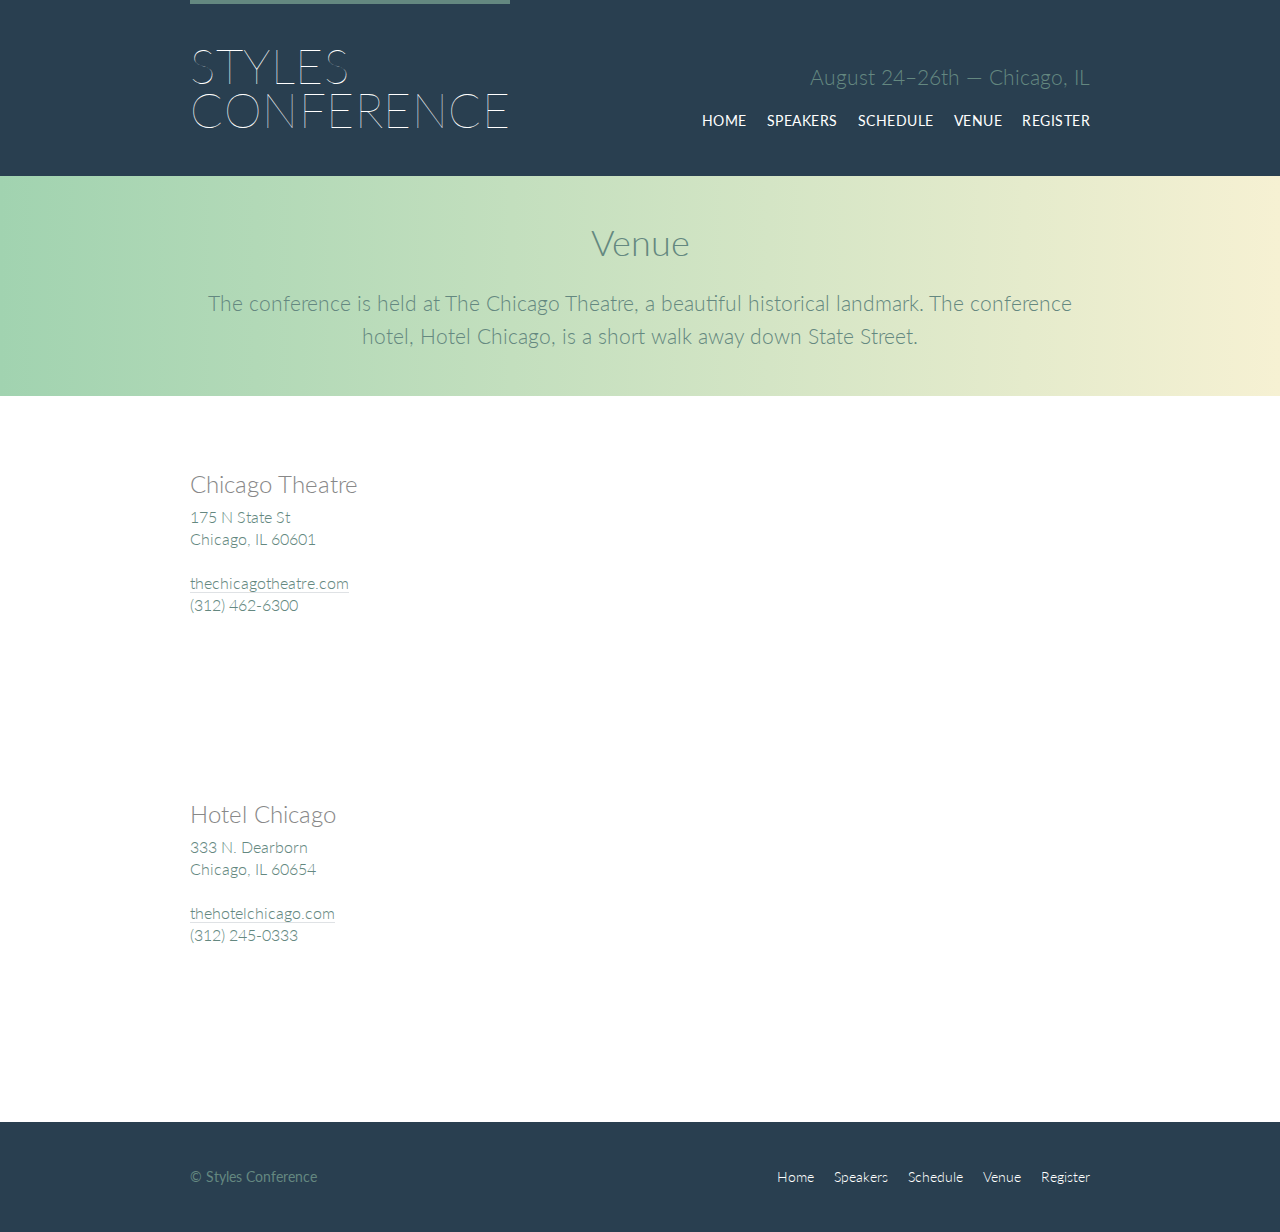
<file: venue.html>
<!DOCTYPE html>
<html lang="en">

<head>
  <meta charset="utf-8">
  <title>Styles Conference</title>
  <link rel="stylesheet" href="assets/stylesheets/main.css">
  <link rel="stylesheet" href="http://fonts.googleapis.com/css?family=Lato:100,300,400">
</head>

<body>
  <header class="primary-header container group">
    <h1 class="logo">
      <a href="index.html">Styles
        <br> Conference</a>
    </h1>
    <h3 class="tagline">August 24&ndash;26th &mdash; Chicago, IL</h3>
    <nav class="nav primary-nav">
      <ul>
        <li><a href="index.html">Home</a></li><!--
        --><li><a href="speakers.html">Speakers</a></li><!--
        --><li><a href="schedule.html">Schedule</a></li><!--
        --><li><a href="venue.html">Venue</a></li><!--
        --><li><a href="register.html">Register</a></li>
      </ul>
    </nav>
  </header>

  <section class="row-alt">
    <div class="lead container">

      <h1>Venue</h1>
      <p>The conference is held at The Chicago Theatre, a beautiful historical landmark. The conference hotel,
      Hotel Chicago, is a short walk away down State Street.</p>
    </div>
  </section>

  <section class="row">
    <div class="grid">
      <section class="venue-theatre">
        <div class="col-1-3">
          <h2>Chicago Theatre</h2>
          <p>175 N State St
            <br> Chicago, IL 60601</p>
          <p>
            <a href="http://www.thechicagotheatre.com/">thechicagotheatre.com</a>
            <br> (312) 462-6300</p>
        </div><!--
        --><iframe class="venue-map col-2-3" src="https://www.google.com/maps/embed?pb=!1m5!3m3!1m2!1s0x880e2ca55810a493%3A0x4700ddf60fcbfad6!2schicago+theatre!5e0!3m2!1sen!2sus!4v1388701393606"></iframe>
      </section>

      <section class="venue-hotel">
        <div class="col-1-3">
          <h2>Hotel Chicago</h2>
          <p>333 N. Dearborn
            <br> Chicago, IL 60654</p>
          <p>
            <a href="http://www.thehotelchicago.com/">thehotelchicago.com</a>
            <br> (312) 245-0333
          </p>
        </div><!--
        --><iframe class="venue-map col-2-3" src="https://www.google.com/maps/embed?pb=!1m18!1m12!1m3!1d2970.2050445232135!2d-87.62998196302794!3d41.88844718531006!2m3!1f0!2f0!3f0!3m2!1i1024!2i768!4f13.1!3m3!1m2!1s0x880e2cae21a12625%3A0x277f22d4b64d5732!2sHotel+Chicago+Downtown%2C+Autograph+Collection!5e0!3m2!1sen!2sca!4v1531684731710"></iframe>
      </section>
    </div>
  </section>


  <footer class="primary-footer container group">
    <small>&copy; Styles Conference</small>
    <nav class="nav">
      <ul>
        <li><a href="index.html">Home</a></li><!--
        --><li><a href="speakers.html">Speakers</a></li><!--
        --><li><a href="schedule.html">Schedule</a></li><!--
        --><li><a href="venue.html">Venue</a></li><!--
        --><li><a href="register.html">Register</a></li>
      </ul>
    </nav>
  </footer>
</body>

</html>
</file>
<file: assets/stylesheets/main.css>
/* http://meyerweb.com/eric/tools/css/reset/ 2. v2.0 | 20110126
  License: none (public domain)
*/

html, body, div, span, applet, object, iframe,
h1, h2, h3, h4, h5, h6, p, blockquote, pre,
a, abbr, acronym, address, big, cite, code,
del, dfn, em, img, ins, kbd, q, s, samp,
small, strike, strong, sub, sup, tt, var,
b, u, i, center,
dl, dt, dd, ol, ul, li,
fieldset, form, label, legend,
table, caption, tbody, tfoot, thead, tr, th, td,
article, aside, canvas, details, embed,
figure, figcaption, footer, header, hgroup,
menu, nav, output, ruby, section, summary,
time, mark, audio, video {
  margin: 0;
  padding: 0;
  border: 0;
  font-size: 100%;
  font: inherit;
  vertical-align: baseline;
}
/* HTML5 display-role reset for older browsers */
article, aside, details, figcaption, figure,
footer, header, hgroup, menu, nav, section {
  display: block;
}
body {
  line-height: 1;
}
ol, ul {
  list-style: none;
}
blockquote, q {
  quotes: none;
}
blockquote:before, blockquote:after,
q:before, q:after {
  content: '';
  content: none;
}
table {
  border-collapse: collapse;
  border-spacing: 0;
}

/*
  ========================================
  Grid
  ========================================
*/

*,
*:before,
*:after {
  -webkit-box-sizing: border-box;
     -moz-box-sizing: border-box;
          box-sizing: border-box;
}
.container,
.grid {
  margin: 0 auto;
  width: 960px;
}
.container {
  padding-left: 30px;
  padding-right: 30px;
}
.col-1-3 {
  width: 33.33%;
}
.col-2-3 {
  width: 66.66%;
}
.col-1-3,
.col-2-3 {
  display: inline-block;
  vertical-align: top;
}
.grid,
.col-1-3,
.col-2-3 {
  padding-left: 15px;
  padding-right: 15px;
}

/*
  ========================================
  Typography
  ========================================
*/

h1, h3, h4, h5, p {
  margin-bottom: 22px;
  color: #648880;
}

h1 {
  font-size: 36px;
  line-height: 44px;
}
h2 {
  font-size: 24px;
  line-height: 44px;
}
h3 {
  font-size: 21px;
}
h4 {
  font-size: 18px;
}
h5 {
  color: #a9b2b9;
  font-size: 14px;
  font-weight: 400;
  text-transform: uppercase;
}
strong {
  font-weight: 400;
}
cite, em {
  font-style: italic;
}
.teaser a:hover h3 {
  color: #a9b2b9;
}
.teaser img {
  border-radius: 5px;
  display: block;
  margin-bottom: 22px;
  max-width: 100%
}


/*
  ========================================
  Leads
  ========================================
*/

.lead {
  text-align: center;
}
.lead p {
  font-size: 21px;
  line-height: 33px;
}



/*
  ========================================
  Links
  ========================================
*/

a:hover {
  color: #a9b2b9;
}
a {
  color: #648880;
  text-decoration: none;
}
p a {
  border-bottom: 1px solid #dfe2e5;
}


/*
  ========================================
  Buttons
  ========================================
*/

.btn {
  border-radius: 5px;
  color: #fff;
  cursor: pointer;
  display: inline-block;
  font-weight: 400;
  letter-spacing: .5px;
  margin: 0;
  text-transform: uppercase;
}

.btn-alt {
  border: 1px solid #dfe2e5;
  padding: 10px 30px;
}
.btn-alt:hover {
  background: #fff;
  color: #648880;
}

.btn-default {
  border: 0;
  background: #648880;
  padding: 11px 30px;
  font-size: 14px;
}
.btn-default:hover {
  background: #77a198;
}


/*
  ========================================
  Home
  ========================================
*/

.hero {
  color: #fff;
  line-height: 44px;
  padding: 22px 80px 66px 80px;
  text-align: center;
}
.hero h2 {
  font-size: 36px;
}
.hero p {
  font-size: 24px;
  font-weight: 100;
}

/*
  ========================================
  Clearfix
  ========================================
*/
.group:before,
.group:after {
  content: "";
  display: table;
}
.group:after {
  clear: both;
}
.group {
  clear: both;
  *zoom: 1;
}

/*
  ========================================
  Primary header
  ========================================
*/

.logo {
  float: left;
  border-top: 4px solid #648880;
  padding: 40px 0 22px 0;
  font-size: 48px;
  font-weight: 100;
  letter-spacing: .5px;
  line-height: 44px;
  padding: 40px 0 22px 0;
  text-transform: uppercase;
}
.tagline {
  margin: 66px 0 22px 0;
  text-align: right;
}
.primary-nav {
  font-size: 14px;
  font-weight: 400;
  letter-spacing: .5px;
  text-transform: uppercase;
}
.primary-header a,
.primary-footer a {
  color: #fff;
}
.primary-header a:hover,
.primary-footer a:hover {
  color: #648880;
}



/*
  ========================================
  Primary footer
  ========================================
*/

.primary-footer {
  padding-bottom: 44px;
  padding-top: 44px;
  color: #648880;
  font-size: 14px;
}

.primary-footer small {
  float: left;
  font-weight: 400;
}

/*
  ========================================
  Custom styles
  ========================================
*/
body {
  background: #293f50;
  color: #888;
  font: 300 16px/22px "Lato", "Open Sans", "Helvetica Neue", Helvetica, Arial, sans-serif;
}

/*
  ========================================
  Navigation
  ========================================
*/
.nav {
  text-align: right;
}

.nav li {
  display: inline-block;
  margin: 0 10px;
  vertical-align: top;
}
.nav li:last-child {
  margin-right: 0;
}


/*
  ========================================
  Rows
  ========================================
*/
.row {
  background: #fff;
  min-width: 960px;
  padding: 66px 0 44px 0;
}
.row-alt {
  min-width: 960px;
}
.row {
  background: #fff;
  padding: 66px 0 44px 0;
}
.row-alt {
   background: #cbe2c1;
   background: -webkit-linear-gradient(to right, #a1d3b0, #f6f1d3);
   background: -moz-linear-gradient(to right, #a1d3b0, #f6f1d3);
   background: linear-gradient(to right, #a1d3b0, #f6f1d3);
   padding: 44px 0 22px 0;
 }

 /*
  ========================================
  Speakers
  ========================================
*/

.speaker-info {
  border: 1px solid #dfe2e5;
  border-radius: 5px;
  margin-top: 88px;
  padding-bottom: 22px;
  text-align: center;
}
.speaker {
  margin-bottom: 44px;
}
.speaker-info img {
  border-radius: 50%;
  height: 130px;
  margin: -66px 0 22px 0;
  vertical-align: top;
}

/*
  ========================================
  Venue
  ========================================
*/

.venue-theatre {
  margin-bottom: 66px;
}
.venue-hotel {
  margin-bottom: 22px;
}
.venue-map {
  height: 264px;
}

/*
  ========================================
  Register
  ========================================
*/

.why-attend {
  list-style: square;
  margin: 0 0 22px 30px;
}
form {
  margin-bottom: 22px;
}
input,
select,
textarea {
  font: 300 16px/22px "Lato", "Open Sans", "Helvetica Neue", Helvetica, Arial, sans-serif;
}
.register-group label {
  color: #648880;
  cursor: pointer;
  font-weight: 400;
}
.register-group input,
.register-group select,
.register-group textarea {
  border: 1px solid #c6c9cc;
  border-radius: 5px;
  color: #888;
  display: block;
  margin: 5px 0 27px 0;
  padding: 5px 8px;
}
.register-group input,
.register-group textarea {
  width: 100%;
}
.register-group select {
  height: 34px;
  width: 60px;
}
.register-group textarea {
  height: 78px;
}

/*
  ========================================
  Schedule
  ========================================
*/

table {
  margin-bottom: 44px;
  width: 100%;
}
table:last-child {
  margin-bottom: 0;
}
th,
td {
  padding-bottom: 22px;
  vertical-align: top;
}
th {
  padding-right: 45px;
  text-align: right;
  width: 20%;
}
td {
  width: 40%;
}
thead {
  line-height: 44px;
}
thead th {
  color: #648880;
  font-size: 24px;
}
tbody th {
  color: #a9b2b9;
  font-size: 14px;
  font-weight: 400;
  padding-top: 22px;
  text-transform: uppercase;
}
tbody td {
  border-top: 1px solid #dfe2e5;
  padding-top: 21px;
}
tbody td:first-of-type {
  padding-right: 15px;
}
tbody td:last-of-type {
  padding-left: 15px;
}
tbody td:only-of-type {
  padding-left: 0;
  padding-right: 0;
}
table a {
  color: #888;
}
table h4 {
  margin-bottom: 0;
}
.schedule-offset {
  color: #a9b2b9;
}
</file>
